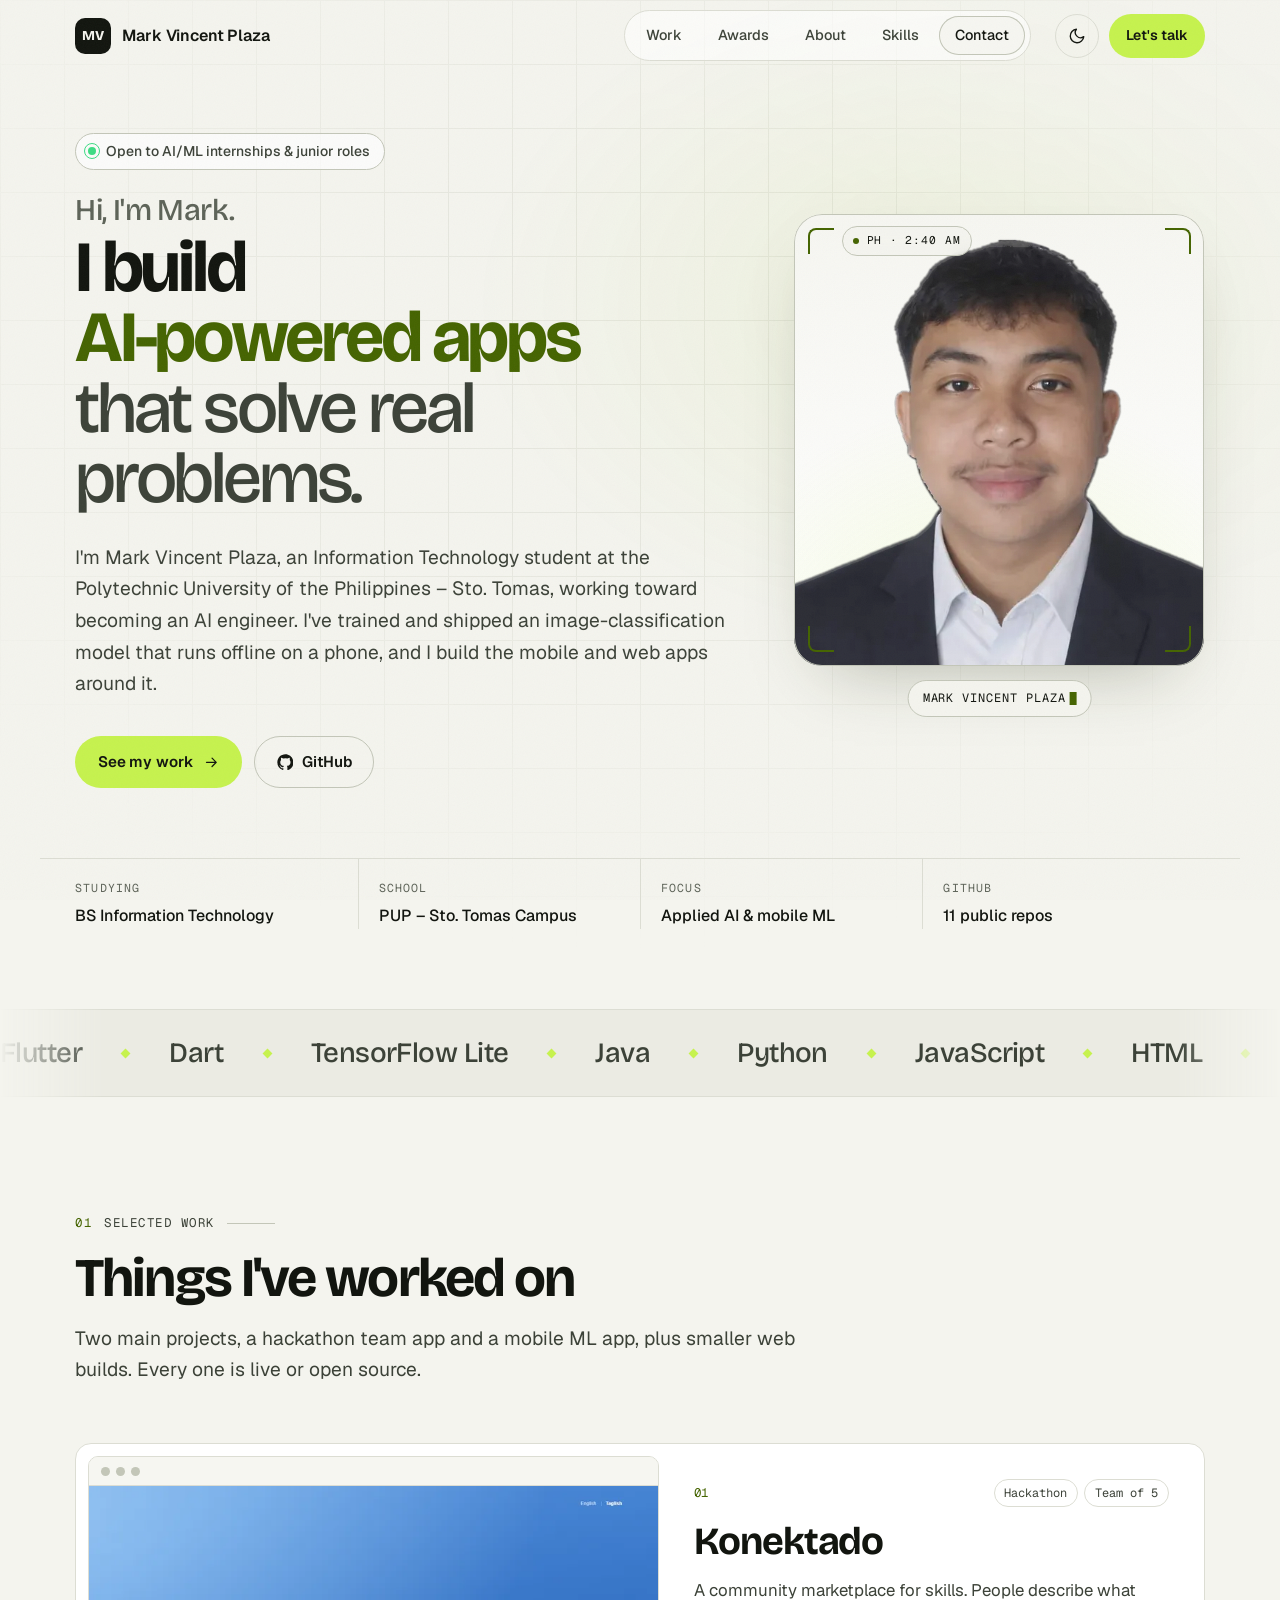
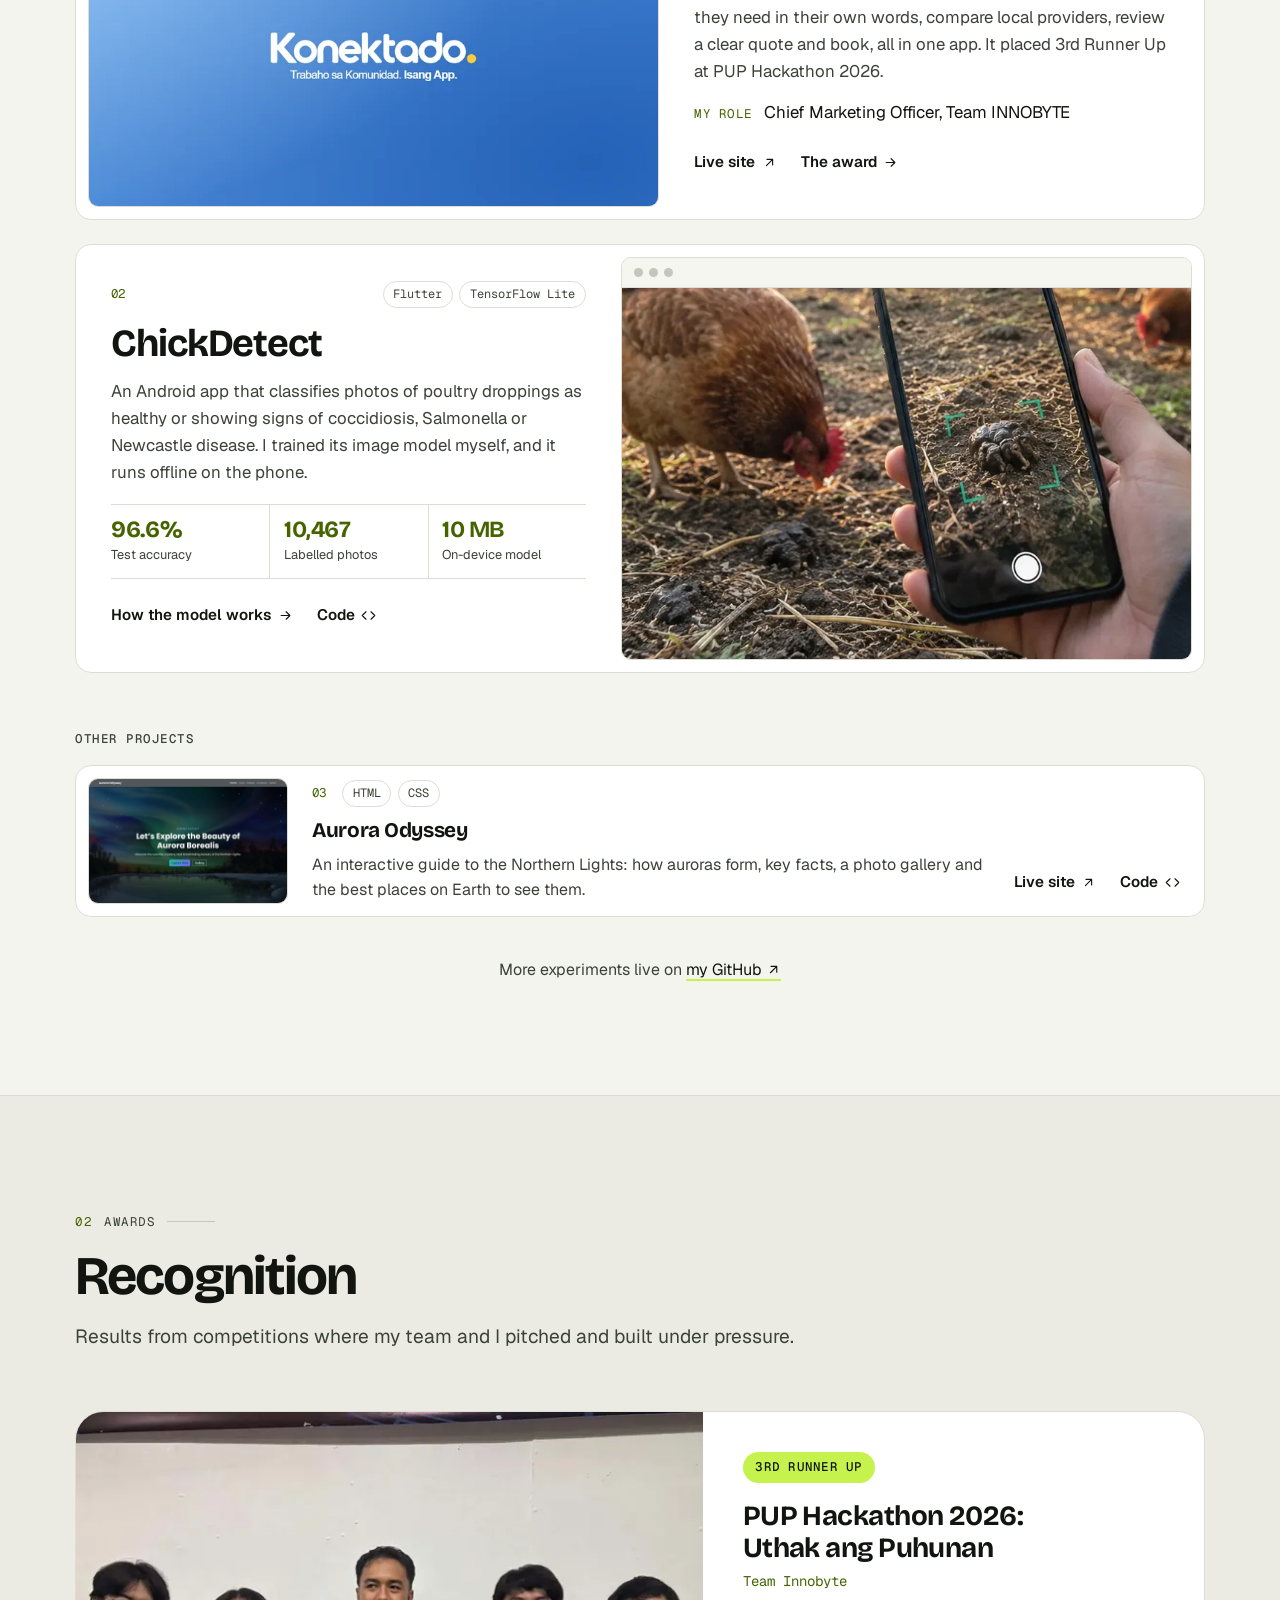
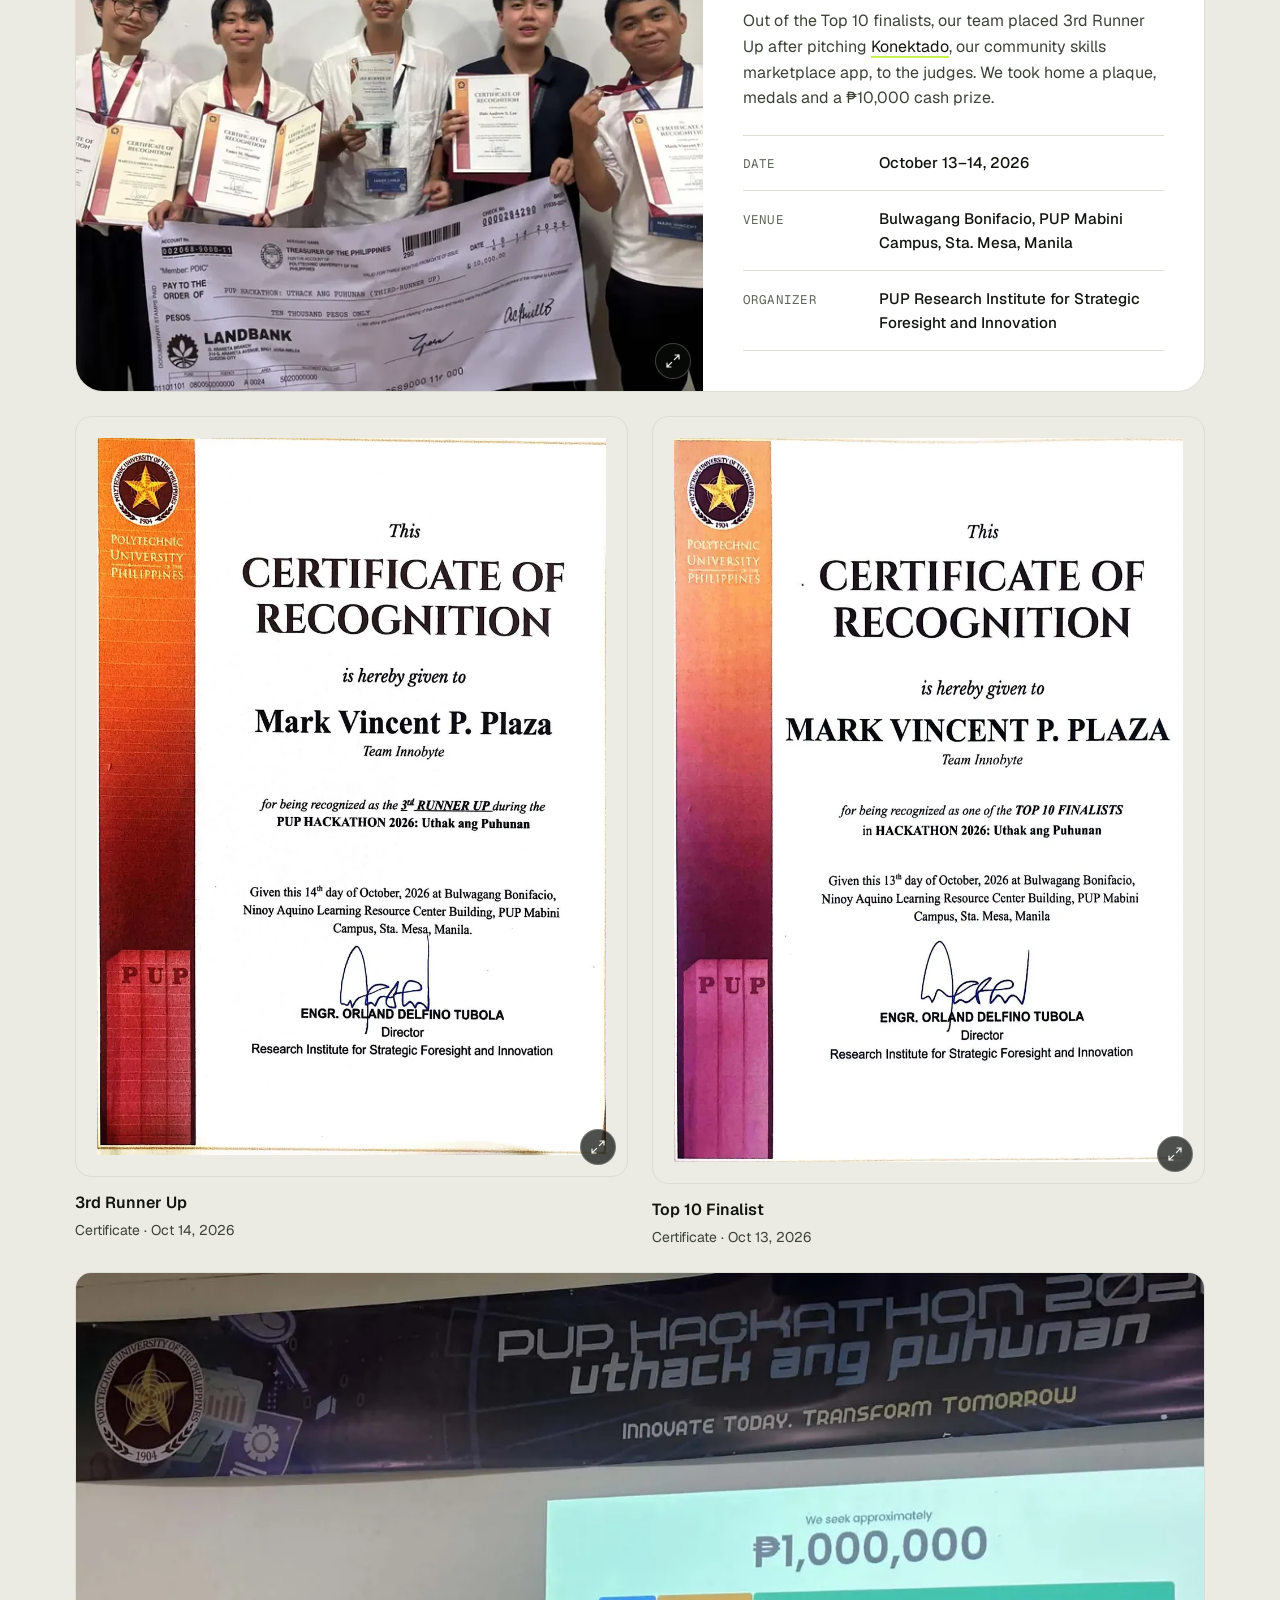
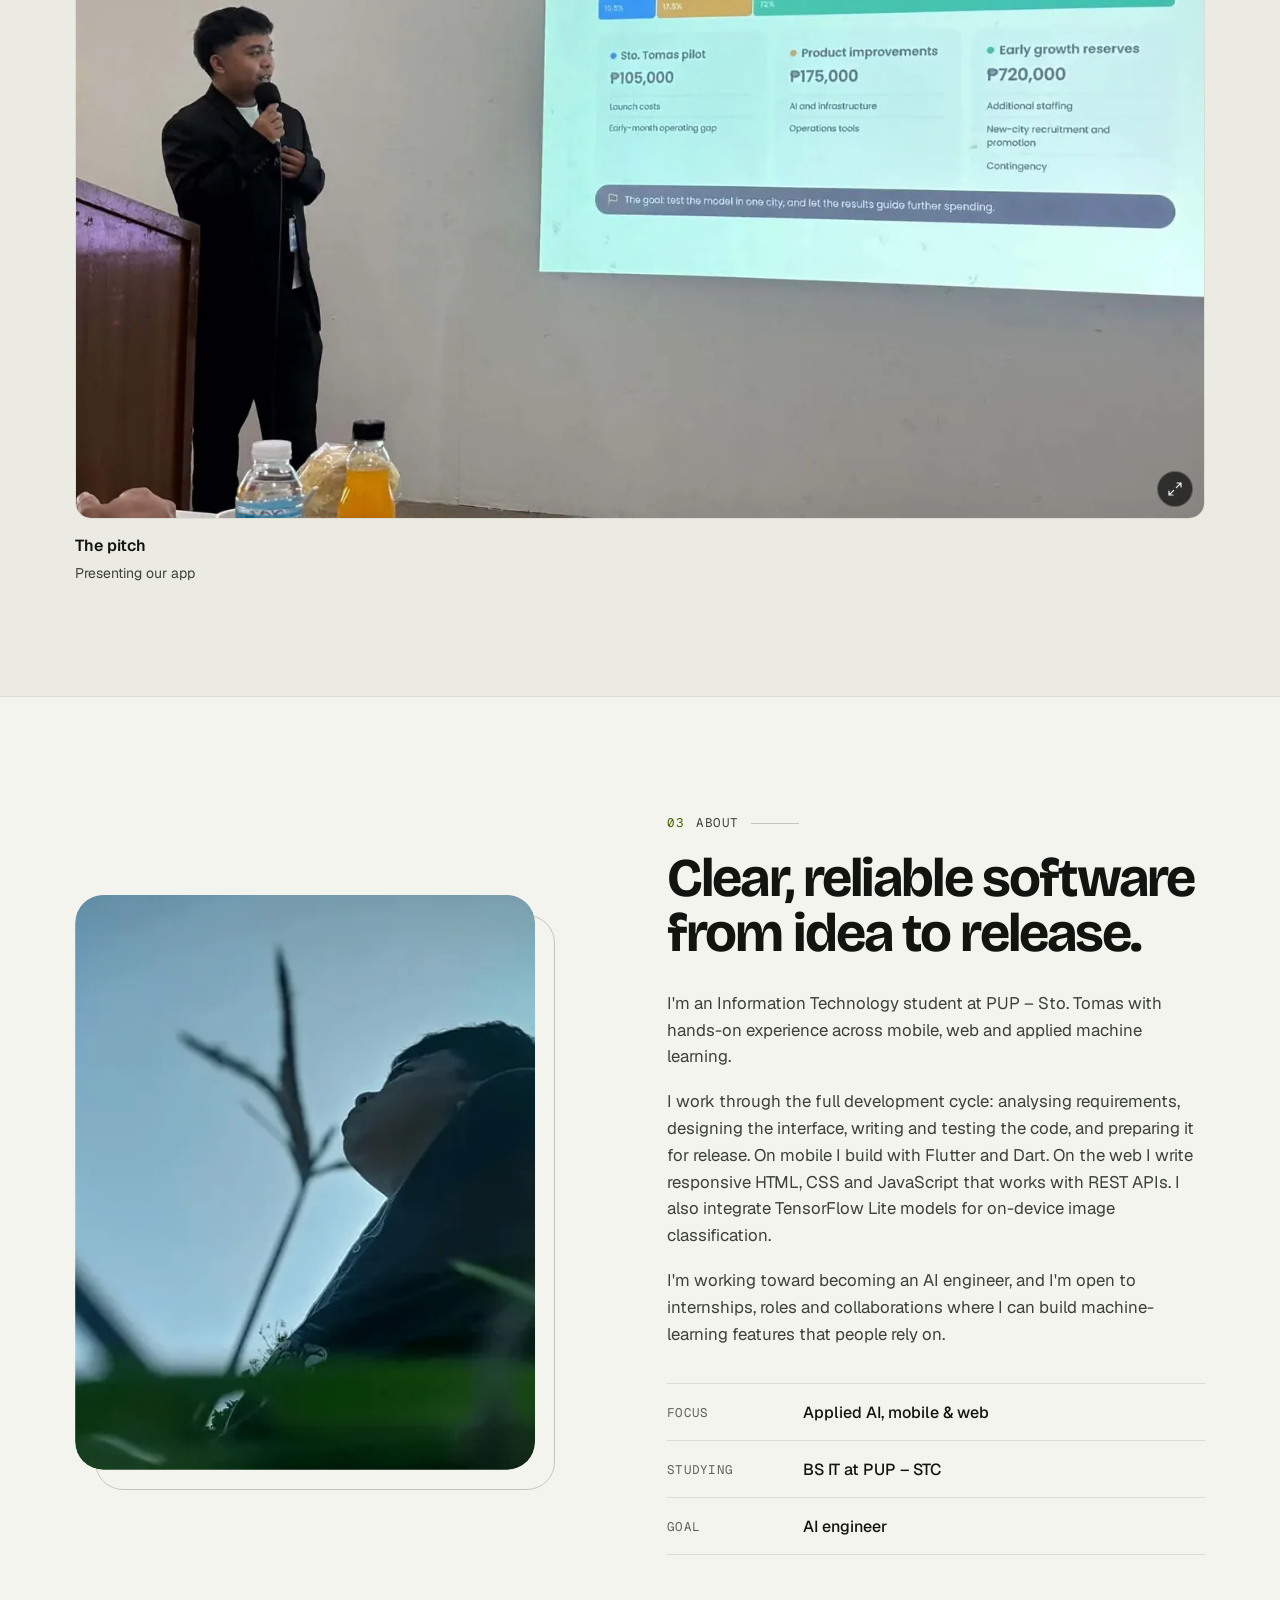
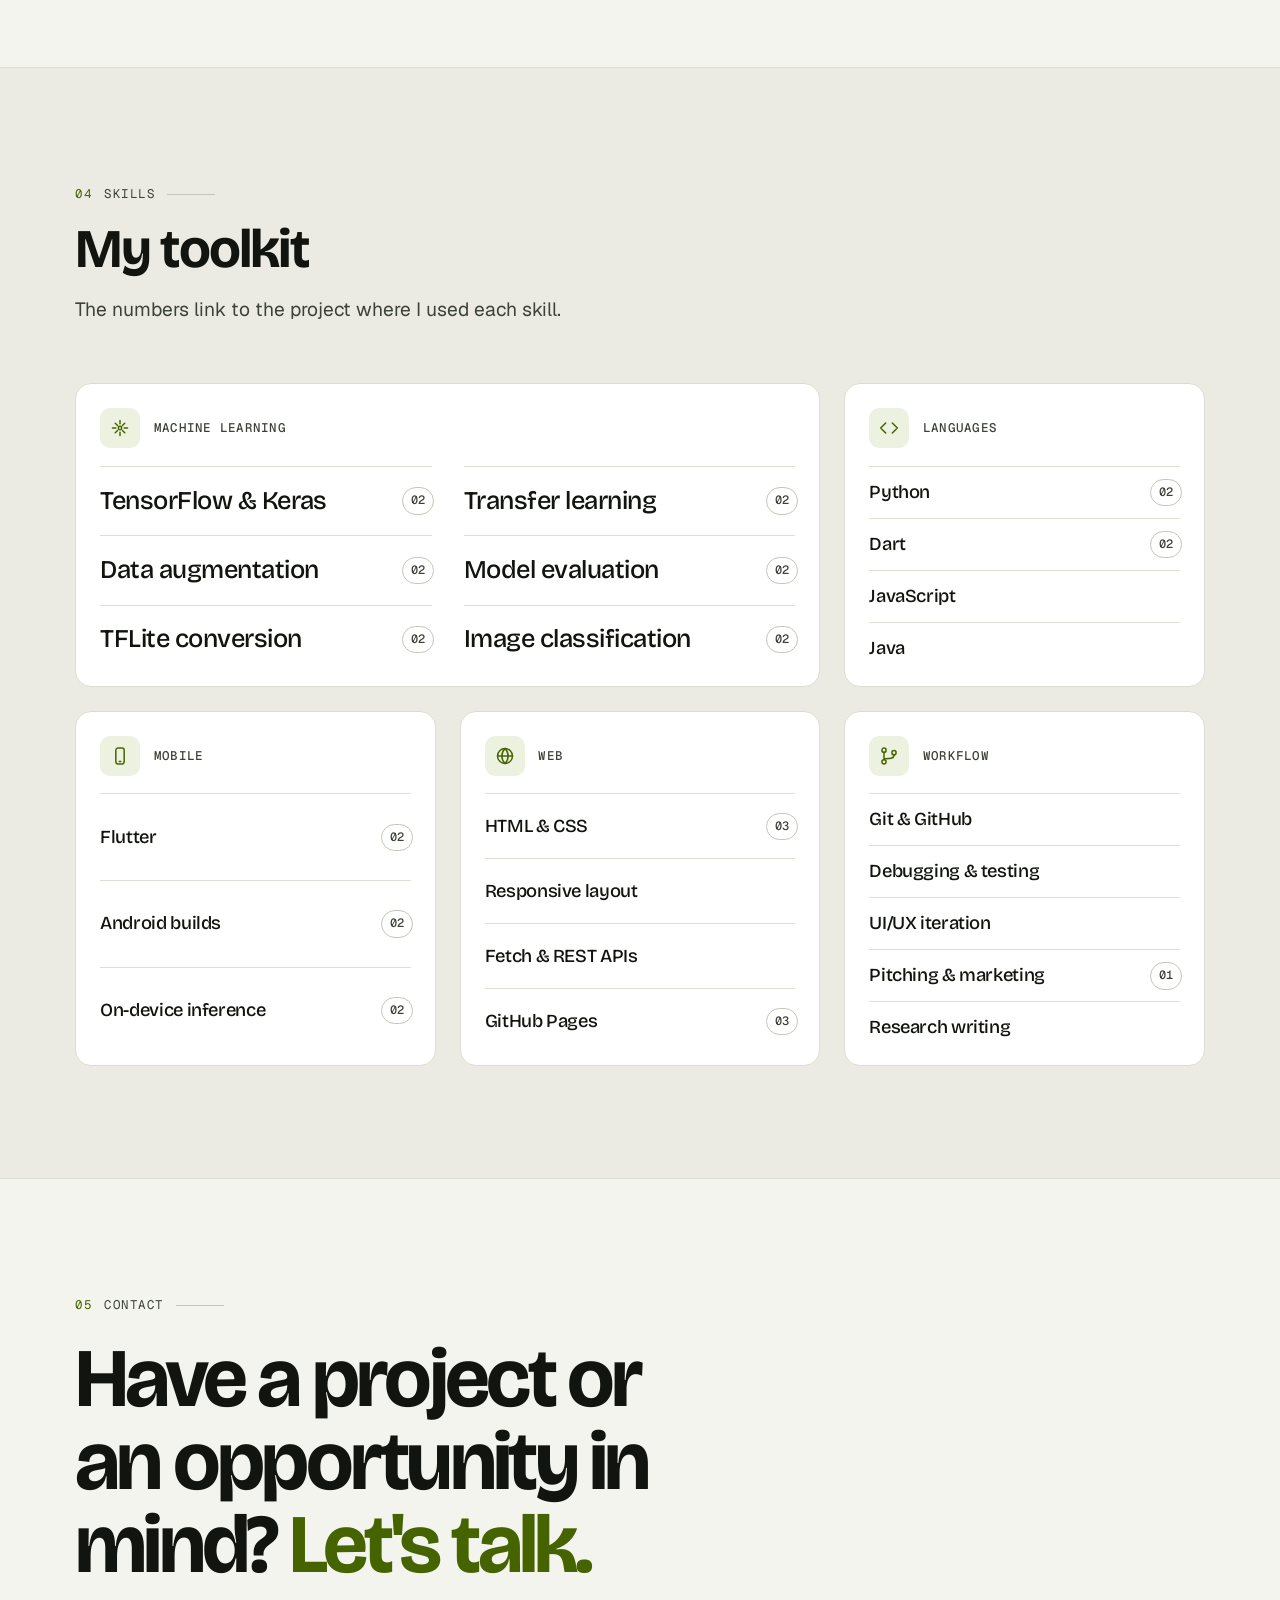
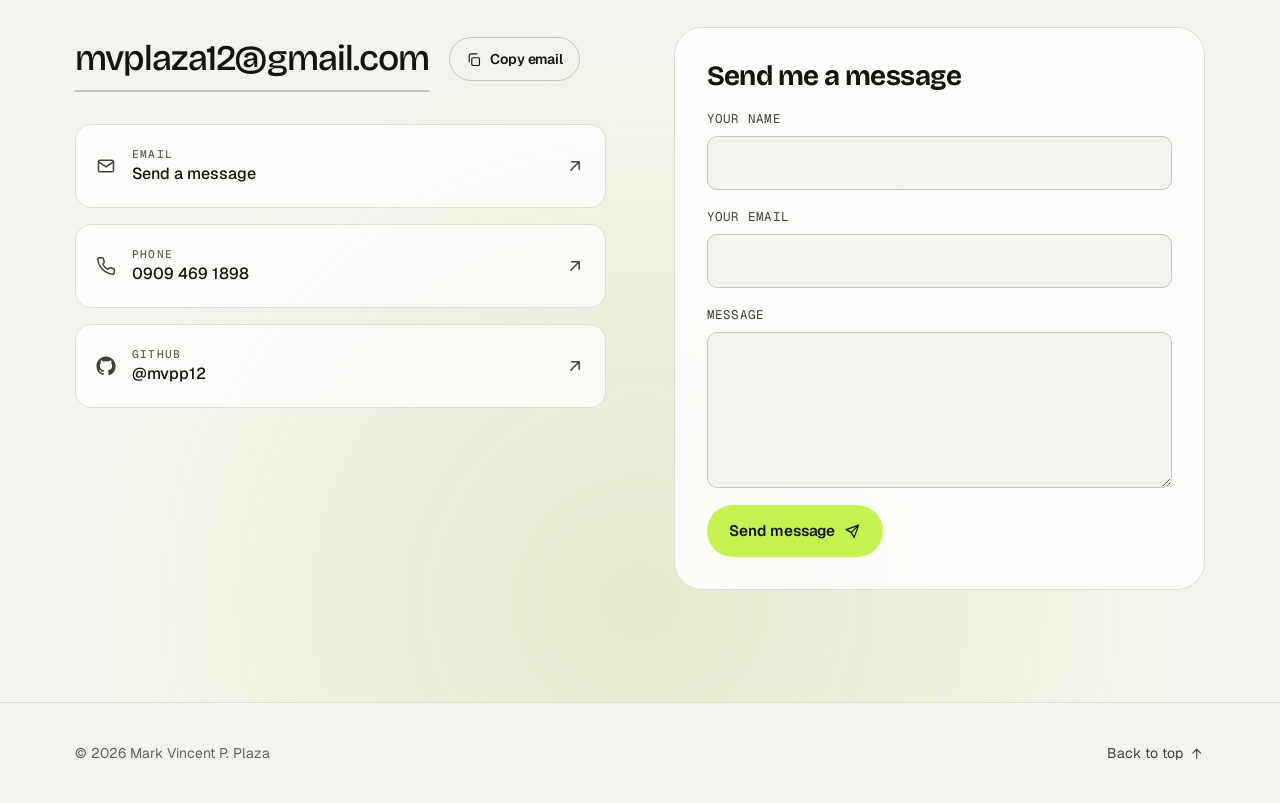
<file: index.html>
<!DOCTYPE html>
<html lang="en" data-theme="dark">
<head>
    <meta charset="UTF-8">
    <meta name="viewport" content="width=device-width, initial-scale=1.0">
    <title>Mark Vincent Plaza — Aspiring AI Engineer</title>
    <meta name="description" content="Mark Vincent P. Plaza is an IT student at PUP Sto. Tomas working toward AI engineering. He trains on-device machine-learning models and builds the mobile and web apps around them.">
    <meta name="theme-color" content="#0c0e0c">
    <link rel="icon" href="assets/favicon.svg" type="image/svg+xml">

    <meta property="og:type" content="website">
    <meta property="og:url" content="https://mvpp12.github.io/">
    <meta property="og:title" content="Mark Vincent Plaza — Aspiring AI Engineer">
    <meta property="og:description" content="IT student working toward AI engineering: on-device machine learning, plus the mobile and web apps around it.">
    <meta property="og:image" content="https://mvpp12.github.io/assets/img/og.jpg">
    <meta property="og:image:width" content="1200">
    <meta property="og:image:height" content="630">
    <meta property="og:site_name" content="Mark Vincent Plaza">
    <meta name="twitter:card" content="summary_large_image">
    <meta name="twitter:title" content="Mark Vincent Plaza — Aspiring AI Engineer">
    <meta name="twitter:description" content="IT student working toward AI engineering: on-device machine learning, plus the mobile and web apps around it.">
    <meta name="twitter:image" content="https://mvpp12.github.io/assets/img/og.jpg">
    <link rel="canonical" href="https://mvpp12.github.io/">

    <script type="application/ld+json">
    {
        "@context": "https://schema.org",
        "@graph": [
            {
                "@type": "WebSite",
                "@id": "https://mvpp12.github.io/#website",
                "url": "https://mvpp12.github.io/",
                "name": "Mark Vincent Plaza",
                "inLanguage": "en"
            },
            {
                "@type": "Person",
                "@id": "https://mvpp12.github.io/#person",
                "name": "Mark Vincent P. Plaza",
                "alternateName": "Mark Vincent Plaza",
                "url": "https://mvpp12.github.io/",
                "image": "https://mvpp12.github.io/assets/img/og.jpg",
                "jobTitle": "Aspiring AI Engineer",
                "description": "Information Technology student at PUP Sto. Tomas working toward AI engineering, with on-device machine learning and mobile app experience.",
                "affiliation": {
                    "@type": "CollegeOrUniversity",
                    "name": "Polytechnic University of the Philippines – Sto. Tomas Campus"
                },
                "address": { "@type": "PostalAddress", "addressCountry": "PH" },
                "knowsAbout": ["Machine learning", "Transfer learning", "TensorFlow", "Keras", "TensorFlow Lite", "Image classification", "Python", "Flutter", "Dart", "JavaScript", "Android"],
                "award": "3rd Runner Up, PUP Hackathon 2026: Uthak ang Puhunan",
                "sameAs": ["https://github.com/mvpp12"]
            }
        ]
    }
    </script>

    <script>
        // Set the theme before first paint so there is no flash.
        (function () {
            var t = null;
            try { t = localStorage.getItem('theme'); } catch (e) {}
            if (!t) t = window.matchMedia('(prefers-color-scheme: light)').matches ? 'light' : 'dark';
            document.documentElement.setAttribute('data-theme', t);
            document.documentElement.classList.add('js');
        })();
    </script>

    <link rel="preload" href="assets/fonts/geist-latin.woff2" as="font" type="font/woff2" crossorigin>
    <link rel="preload" href="assets/fonts/bricolage-grotesque-latin.woff2" as="font" type="font/woff2" crossorigin>
    <link rel="stylesheet" href="styles.css?v=12">
</head>
<body>

    <svg width="0" height="0" style="position:absolute" aria-hidden="true">
        <defs>
            <symbol id="i-arrow-ur" viewBox="0 0 24 24"><path d="M7 17 17 7M8 7h9v9"/></symbol>
            <symbol id="i-arrow-r" viewBox="0 0 24 24"><path d="M5 12h14M13 6l6 6-6 6"/></symbol>
            <symbol id="i-arrow-up" viewBox="0 0 24 24"><path d="M12 19V5M6 11l6-6 6 6"/></symbol>
            <symbol id="i-mail" viewBox="0 0 24 24"><rect x="3" y="5" width="18" height="14" rx="2"/><path d="m3 7 9 6 9-6"/></symbol>
            <symbol id="i-phone" viewBox="0 0 24 24"><path d="M22 16.9v3a2 2 0 0 1-2.2 2 19.8 19.8 0 0 1-8.6-3.1 19.5 19.5 0 0 1-6-6A19.8 19.8 0 0 1 2.1 4.2 2 2 0 0 1 4.1 2h3a2 2 0 0 1 2 1.7c.1 1 .4 1.9.7 2.8a2 2 0 0 1-.5 2.1L8.1 9.9a16 16 0 0 0 6 6l1.3-1.3a2 2 0 0 1 2.1-.4c.9.3 1.8.6 2.8.7a2 2 0 0 1 1.7 2z"/></symbol>
            <symbol id="i-pin" viewBox="0 0 24 24"><path d="M12 21s-7-6.2-7-11a7 7 0 0 1 14 0c0 4.8-7 11-7 11z"/><circle cx="12" cy="10" r="2.5"/></symbol>
            <symbol id="i-copy" viewBox="0 0 24 24"><rect x="9" y="9" width="12" height="12" rx="2"/><path d="M5 15V5a2 2 0 0 1 2-2h10"/></symbol>
            <symbol id="i-check" viewBox="0 0 24 24"><path d="m5 12 5 5 9-10"/></symbol>
            <symbol id="i-sun" viewBox="0 0 24 24"><circle cx="12" cy="12" r="4"/><path d="M12 2v2M12 20v2M4.9 4.9l1.4 1.4M17.7 17.7l1.4 1.4M2 12h2M20 12h2M4.9 19.1l1.4-1.4M17.7 6.3l1.4-1.4"/></symbol>
            <symbol id="i-moon" viewBox="0 0 24 24"><path d="M21 12.8A9 9 0 1 1 11.2 3a7 7 0 0 0 9.8 9.8z"/></symbol>
            <symbol id="i-code" viewBox="0 0 24 24"><path d="m8 6-6 6 6 6M16 6l6 6-6 6"/></symbol>
            <symbol id="i-github" viewBox="0 0 24 24"><path fill="currentColor" stroke="none" d="M12 .5C5.65.5.5 5.65.5 12a11.5 11.5 0 0 0 7.86 10.92c.58.1.79-.25.79-.56v-2c-3.2.7-3.87-1.37-3.87-1.37-.52-1.33-1.28-1.69-1.28-1.69-1.04-.71.08-.7.08-.7 1.15.08 1.76 1.19 1.76 1.19 1.03 1.76 2.69 1.25 3.35.96.1-.75.4-1.25.73-1.54-2.55-.29-5.24-1.28-5.24-5.68 0-1.26.45-2.28 1.19-3.09-.12-.29-.52-1.46.11-3.05 0 0 .97-.31 3.17 1.18a11 11 0 0 1 5.77 0c2.2-1.49 3.17-1.18 3.17-1.18.63 1.59.23 2.76.11 3.05.74.81 1.19 1.83 1.19 3.09 0 4.41-2.69 5.39-5.25 5.67.41.36.78 1.06.78 2.14v3.17c0 .31.21.67.8.56A11.5 11.5 0 0 0 23.5 12C23.5 5.65 18.35.5 12 .5Z"/></symbol>
            <symbol id="i-expand" viewBox="0 0 24 24"><path d="M15 3h6v6M9 21H3v-6M21 3l-7 7M3 21l7-7"/></symbol>
            <symbol id="i-close" viewBox="0 0 24 24"><path d="M6 6l12 12M18 6 6 18"/></symbol>
            <symbol id="i-chev-l" viewBox="0 0 24 24"><path d="m15 6-6 6 6 6"/></symbol>
            <symbol id="i-chev-r" viewBox="0 0 24 24"><path d="m9 6 6 6-6 6"/></symbol>
            <symbol id="i-device" viewBox="0 0 24 24"><rect x="7" y="2.5" width="10" height="19" rx="2.5"/><path d="M11 18.5h2"/></symbol>
            <symbol id="i-globe" viewBox="0 0 24 24"><circle cx="12" cy="12" r="9"/><path d="M3 12h18M12 3c2.5 2.6 3.8 5.6 3.8 9s-1.300 6.400-3.800 9c-2.500-2.600-3.800-5.600-3.800-9S9.500 5.600 12 3z"/></symbol>
            <symbol id="i-branch" viewBox="0 0 24 24"><circle cx="6" cy="5" r="2.500"/><circle cx="6" cy="19" r="2.500"/><circle cx="18" cy="8" r="2.500"/><path d="M6 7.500v9M18 10.500c0 3.500-3 4.500-6 4.500s-6 .500-6 1.500"/></symbol>
            <symbol id="i-spark" viewBox="0 0 24 24"><path d="M12 3v4M12 17v4M3 12h4M17 12h4M6.3 6.3l2.8 2.8M14.9 14.9l2.8 2.8M6.3 17.7l2.8-2.8M14.9 9.1l2.8-2.8"/><circle cx="12" cy="12" r="2"/></symbol>
            <symbol id="i-send" viewBox="0 0 24 24"><path d="M21 3 10.5 13.5M21 3l-6.5 18-4-7.5L3 9.5z"/></symbol>
        </defs>
    </svg>

    <a class="skip-link" href="#main">Skip to content</a>
    <div class="scroll-progress" aria-hidden="true"></div>

    <header class="nav" id="nav">
        <div class="nav__inner">
            <a class="brand" href="#top" title="Back to top">
                <span class="brand__mark">MV</span>
                <span class="brand__name">Mark Vincent Plaza</span>
            </a>

            <nav class="nav__links" aria-label="Primary">
                <a href="#work" data-nav>Work</a>
                <a href="#awards" data-nav>Awards</a>
                <a href="#about" data-nav>About</a>
                <a href="#skills" data-nav>Skills</a>
                <a href="#contact" data-nav>Contact</a>
            </nav>

            <div class="nav__actions">
                <button class="icon-btn" id="theme-toggle" type="button" aria-label="Switch to light theme">
                    <svg class="ic ic--sun"><use href="#i-sun"/></svg>
                    <svg class="ic ic--moon"><use href="#i-moon"/></svg>
                </button>
                <a class="btn btn--small btn--accent nav__cta" href="#contact">Let's talk</a>
                <button class="icon-btn menu-btn" id="menu-btn" type="button" aria-label="Open menu" aria-expanded="false" aria-controls="mobile-menu">
                    <span class="menu-btn__bar"></span>
                    <span class="menu-btn__bar"></span>
                </button>
            </div>
        </div>
    </header>

    <div class="mobile-menu" id="mobile-menu" hidden>
        <nav aria-label="Mobile">
            <a href="#work"><span>01</span>Work</a>
            <a href="#awards"><span>02</span>Awards</a>
            <a href="#about"><span>03</span>About</a>
            <a href="#skills"><span>04</span>Skills</a>
            <a href="#contact"><span>05</span>Contact</a>
        </nav>
        <a class="mobile-menu__mail" href="mailto:mvplaza12@gmail.com">mvplaza12@gmail.com</a>
    </div>

    <main id="main">

        <!-- HERO -->
        <section class="hero" id="top">
            <div class="container hero__grid">
                <div class="hero__copy">
                    <p class="status reveal">
                        <span class="status__dot" aria-hidden="true"></span>
                        Open to AI/ML internships &amp; junior roles
                    </p>

                    <h1 class="hero__title reveal">
                        <span class="hero__hello">Hi, I'm Mark.</span>
                        I build
                        <span class="rotator">
                            <span class="rotator__word is-active">AI-powered apps</span>
                            <span class="rotator__word" aria-hidden="true">on-device&nbsp;ML</span>
                            <span class="rotator__word" aria-hidden="true">mobile apps</span>
                        </span>
                        <span class="hero__tail">that solve real problems.</span>
                    </h1>

                    <p class="hero__lead reveal">
                        I'm Mark Vincent Plaza, an Information Technology student at the Polytechnic University of the
                        Philippines – Sto. Tomas, working toward becoming an AI engineer. I've trained and shipped an
                        image-classification model that runs offline on a phone, and I build the mobile and web apps around it.
                    </p>

                    <div class="hero__ctas reveal">
                        <a class="btn btn--accent" href="#work">
                            See my work
                            <svg class="ic"><use href="#i-arrow-r"/></svg>
                        </a>
                        <a class="btn btn--ghost" href="https://github.com/mvpp12" target="_blank" rel="noopener">
                            <svg class="ic"><use href="#i-github"/></svg>
                            GitHub
                        </a>
                    </div>
                </div>

                <figure class="stage" id="stage">
                    <div class="viewfinder">
                        <div class="viewfinder__reveal">
                            <img src="assets/img/portrait-cutout.webp" srcset="assets/img/portrait-cutout-600.webp 600w, assets/img/portrait-cutout.webp 900w"
                                 sizes="(max-width: 900px) 320px, 460px" width="900" height="979"
                                 alt="Portrait of Mark Vincent Plaza in a dark suit" fetchpriority="high">
                        </div>
                        <span class="viewfinder__scan" aria-hidden="true"></span>
                        <span class="viewfinder__hud" aria-hidden="true"><i></i>PH · <time id="local-time">--:--</time></span>
                    </div>
                    <span class="bracket bracket--tl" aria-hidden="true"></span>
                    <span class="bracket bracket--tr" aria-hidden="true"></span>
                    <span class="bracket bracket--bl" aria-hidden="true"></span>
                    <span class="bracket bracket--br" aria-hidden="true"></span>
                    <figcaption class="viewfinder__label">
                        <span class="viewfinder__name">Mark Vincent Plaza</span><i aria-hidden="true"></i>
                    </figcaption>
                </figure>
            </div>

            <dl class="container hero__facts reveal">
                <div><dt>Studying</dt><dd>BS Information Technology</dd></div>
                <div><dt>School</dt><dd>PUP – Sto. Tomas Campus</dd></div>
                <div><dt>Focus</dt><dd>Applied AI &amp; mobile ML</dd></div>
                <div><dt>GitHub</dt><dd id="gh-stat">11 public repos</dd></div>
            </dl>
        </section>

        <!-- MARQUEE -->
        <div class="marquee" role="region" aria-label="Technologies I work with">
            <div class="marquee__track">
                <ul>
                    <li>Flutter</li><li>Dart</li><li>TensorFlow Lite</li><li>Java</li><li>Python</li>
                    <li>JavaScript</li><li>HTML</li><li>CSS</li><li>REST APIs</li><li>Git</li><li>Android</li>
                </ul>
                <ul aria-hidden="true">
                    <li>Flutter</li><li>Dart</li><li>TensorFlow Lite</li><li>Java</li><li>Python</li>
                    <li>JavaScript</li><li>HTML</li><li>CSS</li><li>REST APIs</li><li>Git</li><li>Android</li>
                </ul>
            </div>
        </div>

        <!-- WORK -->
        <section class="section" id="work">
            <div class="container">
                <header class="section__head reveal">
                    <p class="eyebrow"><span>01</span> Selected work</p>
                    <h2 class="section__title">Things I've worked on</h2>
                    <p class="section__sub">Two main projects, a hackathon team app and a mobile ML app, plus smaller web builds. Every one is live or open source.</p>
                </header>

                <div class="projects">
                    <article class="project project--feature reveal spotlight" id="p-konektado">
                        <a class="project__media" href="https://www.konektado.app/" target="_blank" rel="noopener" tabindex="-1" aria-hidden="true">
                            <span class="browser-bar"><i></i><i></i><i></i></span>
                            <img src="assets/img/konektado.webp" srcset="assets/img/konektado-800.webp 800w, assets/img/konektado.webp 1200w"
                                 sizes="(max-width: 640px) 100vw, 640px" width="1200" height="750" loading="lazy" alt="">
                        </a>
                        <div class="project__body">
                            <div class="project__top">
                                <span class="project__num">01</span>
                                <ul class="tags tags--quiet"><li>Hackathon</li><li>Team of 5</li></ul>
                            </div>
                            <h3 class="project__title">Konektado</h3>
                            <p>A community marketplace for skills. People describe what they need in their own words, compare local
                               providers, review a clear quote and book, all in one app. It placed 3rd Runner Up at PUP Hackathon 2026.</p>
                            <p class="project__role"><span>My role</span> Chief Marketing Officer, Team INNOBYTE</p>
                            <div class="project__links">
                                <a href="https://www.konektado.app/" target="_blank" rel="noopener">Live site <svg class="ic"><use href="#i-arrow-ur"/></svg></a>
                                <a href="#awards">The award <svg class="ic"><use href="#i-arrow-r"/></svg></a>
                            </div>
                        </div>
                    </article>

                    <article class="project project--feature project--flip reveal spotlight" id="p-chickdetect">
                        <a class="project__media" href="https://github.com/mvpp12/ChickDetect" target="_blank" rel="noopener" tabindex="-1" aria-hidden="true">
                            <span class="browser-bar"><i></i><i></i><i></i></span>
                            <img src="assets/img/chickdetect.webp" srcset="assets/img/chickdetect-800.webp 800w, assets/img/chickdetect.webp 1200w"
                                 sizes="(max-width: 640px) 100vw, 640px" width="1200" height="750" loading="lazy" alt="">
                        </a>
                        <div class="project__body">
                            <div class="project__top">
                                <span class="project__num">02</span>
                                <ul class="tags tags--quiet"><li>Flutter</li><li>TensorFlow Lite</li></ul>
                            </div>
                            <h3 class="project__title">ChickDetect</h3>
                            <p>An Android app that classifies photos of poultry droppings as healthy or showing signs of coccidiosis, Salmonella or Newcastle disease. I trained its image model myself, and it runs offline on the phone.</p>
                            <ul class="project__stats">
                                <li><b>96.6%</b><span>Test accuracy</span></li>
                                <li><b>10,467</b><span>Labelled photos</span></li>
                                <li><b>10&nbsp;MB</b><span>On-device model</span></li>
                            </ul>
                            <div class="project__links">
                                <a href="chickdetect.html">How the model works <svg class="ic"><use href="#i-arrow-r"/></svg></a>
                                <a href="https://github.com/mvpp12/ChickDetect" target="_blank" rel="noopener">Code <svg class="ic"><use href="#i-code"/></svg></a>
                            </div>
                        </div>
                    </article>
                </div>

                <div class="others">
                    <h3 class="others__title reveal">Other projects</h3>
                    <article class="other reveal spotlight" id="p-aurora">
                        <a class="other__media" href="https://mvpp12.github.io/Northern-Lights.github.io/" target="_blank" rel="noopener" tabindex="-1" aria-hidden="true">
                            <img src="assets/img/aurora-800.webp" width="800" height="500" loading="lazy" alt="">
                        </a>
                        <div class="other__body">
                            <div class="project__top">
                                <span class="project__num">03</span>
                                <ul class="tags tags--quiet"><li>HTML</li><li>CSS</li></ul>
                            </div>
                            <h4 class="other__name">Aurora Odyssey</h4>
                            <p>An interactive guide to the Northern Lights: how auroras form, key facts, a photo gallery and the best places on Earth to see them.</p>
                        </div>
                        <div class="project__links other__links">
                            <a href="https://mvpp12.github.io/Northern-Lights.github.io/" target="_blank" rel="noopener">Live site <svg class="ic"><use href="#i-arrow-ur"/></svg></a>
                            <a href="https://github.com/mvpp12/Northern-Lights.github.io" target="_blank" rel="noopener">Code <svg class="ic"><use href="#i-code"/></svg></a>
                        </div>
                    </article>
                </div>

                <p class="more reveal">
                    More experiments live on
                    <a class="inline-link" href="https://github.com/mvpp12?tab=repositories" target="_blank" rel="noopener">my GitHub <svg class="ic"><use href="#i-arrow-ur"/></svg></a>
                </p>
            </div>
        </section>

        <!-- AWARDS -->
        <section class="section section--alt" id="awards">
            <div class="container">
                <header class="section__head reveal">
                    <p class="eyebrow"><span>02</span> Awards</p>
                    <h2 class="section__title">Recognition</h2>
                    <p class="section__sub">Results from competitions where my team and I pitched and built under pressure.</p>
                </header>

                <article class="award reveal spotlight">
                    <a class="award__media zoom" href="assets/img/hackathon-team-full.webp" target="_blank" rel="noopener"
                       data-zoom data-caption="Team Innobyte, 3rd Runner Up at PUP Hackathon 2026" aria-label="Enlarge photo: Team Innobyte with their awards">
                        <img src="assets/img/hackathon-team.webp" srcset="assets/img/hackathon-team-800.webp 800w, assets/img/hackathon-team.webp 1600w"
                             sizes="(max-width: 900px) 100vw, 640px" width="1600" height="1199" loading="lazy"
                             alt="Team Innobyte on stage holding their certificates, plaque and prize check at PUP Hackathon 2026">
                        <span class="zoom__hint" aria-hidden="true"><svg class="ic"><use href="#i-expand"/></svg></span>
                    </a>
                    <div class="award__body">
                        <span class="award__badge">3rd Runner Up</span>
                        <h3 class="award__title">PUP Hackathon 2026: Uthak ang Puhunan</h3>
                        <p class="award__team">Team Innobyte</p>
                        <p>
                            Out of the Top 10 finalists, our team placed 3rd Runner Up after pitching
                            <a class="inline-link" href="https://www.konektado.app/" target="_blank" rel="noopener">Konektado</a>,
                            our community skills marketplace app, to the judges. We took home a plaque, medals and a &#8369;10,000 cash prize.
                        </p>
                        <ul class="now award__facts">
                            <li><span class="now__k">Date</span><span class="now__v">October 13&ndash;14, 2026</span></li>
                            <li><span class="now__k">Venue</span><span class="now__v">Bulwagang Bonifacio, PUP Mabini Campus, Sta. Mesa, Manila</span></li>
                            <li><span class="now__k">Organizer</span><span class="now__v">PUP Research Institute for Strategic Foresight and Innovation</span></li>
                        </ul>
                    </div>
                </article>

                <div class="award-shots">
                    <figure class="award-shot award-shot--paper reveal">
                        <a class="zoom" href="assets/img/hackathon-cert-3rd-full.webp" target="_blank" rel="noopener"
                           data-zoom data-caption="3rd Runner Up certificate, October 14, 2026" aria-label="Enlarge the 3rd Runner Up certificate">
                            <img src="assets/img/hackathon-cert-3rd.webp" width="900" height="1267" loading="lazy"
                                 alt="Certificate of Recognition naming Mark Vincent P. Plaza 3rd Runner Up of PUP Hackathon 2026">
                            <span class="zoom__hint" aria-hidden="true"><svg class="ic"><use href="#i-expand"/></svg></span>
                        </a>
                        <figcaption><b>3rd Runner Up</b> Certificate &middot; Oct 14, 2026</figcaption>
                    </figure>
                    <figure class="award-shot award-shot--paper reveal">
                        <a class="zoom" href="assets/img/hackathon-cert-top10-full.webp" target="_blank" rel="noopener"
                           data-zoom data-caption="Top 10 Finalist certificate, October 13, 2026" aria-label="Enlarge the Top 10 Finalist certificate">
                            <img src="assets/img/hackathon-cert-top10.webp" width="900" height="1279" loading="lazy"
                                 alt="Certificate of Recognition naming Mark Vincent P. Plaza one of the Top 10 Finalists of Hackathon 2026">
                            <span class="zoom__hint" aria-hidden="true"><svg class="ic"><use href="#i-expand"/></svg></span>
                        </a>
                        <figcaption><b>Top 10 Finalist</b> Certificate &middot; Oct 13, 2026</figcaption>
                    </figure>
                    <figure class="award-shot award-shot--wide reveal">
                        <a class="zoom" href="assets/img/hackathon-pitch-full.webp" target="_blank" rel="noopener"
                           data-zoom data-caption="The pitch: presenting our app" aria-label="Enlarge photo: the pitch">
                            <img src="assets/img/hackathon-pitch.webp" srcset="assets/img/hackathon-pitch-800.webp 800w, assets/img/hackathon-pitch.webp 1400w"
                                 sizes="(max-width: 1240px) 100vw, 1130px" width="1400" height="1049" loading="lazy"
                                 alt="Mark presenting the team's app on stage at PUP Hackathon 2026">
                            <span class="zoom__hint" aria-hidden="true"><svg class="ic"><use href="#i-expand"/></svg></span>
                        </a>
                        <figcaption><b>The pitch</b> Presenting our app</figcaption>
                    </figure>
                </div>
            </div>
        </section>

        <!-- ABOUT -->
        <section class="section" id="about">
            <div class="container about">
                <div class="about__media reveal">
                    <figure class="photo">
                        <img src="assets/img/outdoors.webp" srcset="assets/img/outdoors-800.webp 800w, assets/img/outdoors.webp 1400w"
                             sizes="(max-width: 900px) 400px, 520px" width="1400" height="1050" loading="lazy"
                             alt="Mark looking up at the sky from a grassy field, shot from a low angle">
                    </figure>
                </div>

                <div class="about__copy">
                    <header class="section__head reveal">
                        <p class="eyebrow"><span>03</span> About</p>
                        <h2 class="section__title">Clear, reliable software from idea to release.</h2>
                    </header>
                    <div class="prose reveal">
                        <p>
                            I'm an Information Technology student at PUP – Sto. Tomas with hands-on experience across
                            mobile, web and applied machine learning.
                        </p>
                        <p>
                            I work through the full development cycle: analysing requirements, designing the interface,
                            writing and testing the code, and preparing it for release. On mobile I build with Flutter and
                            Dart. On the web I write responsive HTML, CSS and JavaScript that works with REST APIs. I also
                            integrate TensorFlow Lite models for on-device image classification.
                        </p>
                        <p>
                            I'm working toward becoming an AI engineer, and I'm open to internships, roles and collaborations
                            where I can build machine-learning features that people rely on.
                        </p>
                    </div>

                    <ul class="now reveal">
                        <li>
                            <span class="now__k">Focus</span>
                            <span class="now__v">Applied AI, mobile &amp; web</span>
                        </li>
                        <li>
                            <span class="now__k">Studying</span>
                            <span class="now__v">BS IT at PUP – STC</span>
                        </li>
                        <li>
                            <span class="now__k">Goal</span>
                            <span class="now__v">AI engineer</span>
                        </li>
                    </ul>
                </div>
            </div>
        </section>

        <!-- SKILLS -->
        <section class="section section--alt" id="skills">
            <div class="container">
                <header class="section__head reveal">
                    <p class="eyebrow"><span>04</span> Skills</p>
                    <h2 class="section__title">My toolkit</h2>
                    <p class="section__sub">The numbers link to the project where I used each skill.</p>
                </header>

                <div class="skills">
                    <div class="skill skill--wide reveal spotlight">
                        <div class="skill__head">
                            <span class="skill__icon" aria-hidden="true"><svg class="ic"><use href="#i-spark"/></svg></span>
                            <h3>Machine learning</h3>
                        </div>
                        <ul>
                            <li><span>TensorFlow &amp; Keras</span><span class="skill__used"><a href="chickdetect.html#model" title="ChickDetect model" aria-label="ChickDetect model case study"><span>02</span></a></span></li>
                            <li><span>Transfer learning</span><span class="skill__used"><a href="chickdetect.html#model" title="ChickDetect model" aria-label="ChickDetect model case study"><span>02</span></a></span></li>
                            <li><span>Data augmentation</span><span class="skill__used"><a href="chickdetect.html#model" title="ChickDetect model" aria-label="ChickDetect model case study"><span>02</span></a></span></li>
                            <li><span>Model evaluation</span><span class="skill__used"><a href="chickdetect.html#model" title="ChickDetect model" aria-label="ChickDetect model case study"><span>02</span></a></span></li>
                            <li><span>TFLite conversion</span><span class="skill__used"><a href="chickdetect.html#model" title="ChickDetect model" aria-label="ChickDetect model case study"><span>02</span></a></span></li>
                            <li><span>Image classification</span><span class="skill__used"><a href="chickdetect.html#model" title="ChickDetect model" aria-label="ChickDetect model case study"><span>02</span></a></span></li>
                        </ul>
                    </div>
                    <div class="skill reveal spotlight">
                        <div class="skill__head">
                            <span class="skill__icon" aria-hidden="true"><svg class="ic"><use href="#i-code"/></svg></span>
                            <h3>Languages</h3>
                        </div>
                        <ul>
                            <li><span>Python</span><span class="skill__used"><a href="chickdetect.html#model" title="ChickDetect model" aria-label="ChickDetect model case study"><span>02</span></a></span></li>
                            <li><span>Dart</span><span class="skill__used"><a href="#p-chickdetect" title="ChickDetect" aria-label="Project 02: ChickDetect"><span>02</span></a></span></li>
                            <li><span>JavaScript</span></li>
                            <li><span>Java</span></li>
                        </ul>
                    </div>
                    <div class="skill reveal spotlight">
                        <div class="skill__head">
                            <span class="skill__icon" aria-hidden="true"><svg class="ic"><use href="#i-device"/></svg></span>
                            <h3>Mobile</h3>
                        </div>
                        <ul>
                            <li><span>Flutter</span><span class="skill__used"><a href="#p-chickdetect" title="ChickDetect" aria-label="Project 02: ChickDetect"><span>02</span></a></span></li>
                            <li><span>Android builds</span><span class="skill__used"><a href="#p-chickdetect" title="ChickDetect" aria-label="Project 02: ChickDetect"><span>02</span></a></span></li>
                            <li><span>On-device inference</span><span class="skill__used"><a href="#p-chickdetect" title="ChickDetect" aria-label="Project 02: ChickDetect"><span>02</span></a></span></li>
                        </ul>
                    </div>
                    <div class="skill reveal spotlight">
                        <div class="skill__head">
                            <span class="skill__icon" aria-hidden="true"><svg class="ic"><use href="#i-globe"/></svg></span>
                            <h3>Web</h3>
                        </div>
                        <ul>
                            <li><span>HTML &amp; CSS</span><span class="skill__used"><a href="#p-aurora" title="Aurora Odyssey" aria-label="Project 03: Aurora Odyssey"><span>03</span></a></span></li>
                            <li><span>Responsive layout</span></li>
                            <li><span>Fetch &amp; REST APIs</span></li>
                            <li><span>GitHub Pages</span><span class="skill__used"><a href="#p-aurora" title="Aurora Odyssey" aria-label="Project 03: Aurora Odyssey"><span>03</span></a></span></li>
                        </ul>
                    </div>
                    <div class="skill reveal spotlight">
                        <div class="skill__head">
                            <span class="skill__icon" aria-hidden="true"><svg class="ic"><use href="#i-branch"/></svg></span>
                            <h3>Workflow</h3>
                        </div>
                        <ul>
                            <li><span>Git &amp; GitHub</span></li>
                            <li><span>Debugging &amp; testing</span></li>
                            <li><span>UI/UX iteration</span></li>
                            <li><span>Pitching &amp; marketing</span><span class="skill__used"><a href="#p-konektado" title="Konektado" aria-label="Project 01: Konektado"><span>01</span></a></span></li>
                            <li><span>Research writing</span></li>
                        </ul>
                    </div>
                </div>
            </div>
        </section>

        <!-- CONTACT -->
        <section class="section contact" id="contact">
            <div class="container">
                <p class="eyebrow reveal"><span>05</span> Contact</p>
                <h2 class="contact__title reveal">Have a project or an opportunity in mind? <em>Let's talk.</em></h2>

                <div class="contact__grid">
                    <div class="contact__direct">
                        <div class="contact__mail reveal">
                            <a class="contact__email" href="mailto:mvplaza12@gmail.com">mvplaza12@gmail.com</a>
                            <button class="btn btn--ghost btn--small copy-btn" type="button" data-copy="mvplaza12@gmail.com">
                                <svg class="ic ic--copy"><use href="#i-copy"/></svg>
                                <svg class="ic ic--check"><use href="#i-check"/></svg>
                                <span class="copy-btn__label" aria-live="polite">Copy email</span>
                            </button>
                        </div>

                        <ul class="contact__list reveal">
                            <li>
                                <a href="mailto:mvplaza12@gmail.com">
                                    <svg class="ic"><use href="#i-mail"/></svg>
                                    <span><small>Email</small>Send a message</span>
                                    <svg class="ic contact__arrow"><use href="#i-arrow-ur"/></svg>
                                </a>
                            </li>
                            <li>
                                <a href="tel:+639094691898">
                                    <svg class="ic"><use href="#i-phone"/></svg>
                                    <span><small>Phone</small>0909 469 1898</span>
                                    <svg class="ic contact__arrow"><use href="#i-arrow-ur"/></svg>
                                </a>
                            </li>
                            <li>
                                <a href="https://github.com/mvpp12" target="_blank" rel="noopener">
                                    <svg class="ic"><use href="#i-github"/></svg>
                                    <span><small>GitHub</small>@mvpp12</span>
                                    <svg class="ic contact__arrow"><use href="#i-arrow-ur"/></svg>
                                </a>
                            </li>
                        </ul>
                    </div>

                    <form class="contact-form reveal" id="contact-form" method="POST"
                          action="https://formsubmit.co/mvplaza12@gmail.com"
                          data-endpoint="https://formsubmit.co/ajax/mvplaza12@gmail.com">
                        <h3 class="contact-form__title">Send me a message</h3>
                        <div class="field">
                            <label for="cf-name">Your name</label>
                            <input id="cf-name" name="name" type="text" autocomplete="name" required maxlength="80">
                        </div>
                        <div class="field">
                            <label for="cf-email">Your email</label>
                            <input id="cf-email" name="email" type="email" autocomplete="email" required maxlength="120" spellcheck="false">
                        </div>
                        <div class="field">
                            <label for="cf-message">Message</label>
                            <textarea id="cf-message" name="message" rows="5" required maxlength="3000"></textarea>
                        </div>
                        <div class="field field--trap" aria-hidden="true">
                            <label for="cf-company">Leave this empty</label>
                            <input id="cf-company" name="_honey" type="text" tabindex="-1" autocomplete="off">
                        </div>
                        <input type="hidden" name="_subject" value="New message from your portfolio">
                        <input type="hidden" name="_captcha" value="false">
                        <div class="contact-form__foot">
                            <button class="btn btn--accent" type="submit">
                                <span>Send message</span>
                                <svg class="ic"><use href="#i-send"/></svg>
                            </button>
                            <p class="contact-form__status" role="status" aria-live="polite"></p>
                        </div>
                    </form>
                </div>
            </div>
        </section>
    </main>

    <footer class="footer">
        <div class="container footer__inner">
            <p>© <span id="year">2026</span> Mark Vincent P. Plaza</p>
            <a class="footer__top" href="#top">
                Back to top
                <svg class="ic"><use href="#i-arrow-up"/></svg>
            </a>
        </div>
    </footer>

    <dialog class="lightbox" id="lightbox" aria-label="Photo viewer">
        <figure class="lightbox__figure">
            <img class="lightbox__img" alt="">
            <figcaption class="lightbox__cap"><span class="lightbox__text"></span><span class="lightbox__count"></span></figcaption>
        </figure>
        <button class="icon-btn lightbox__btn lightbox__close" type="button" aria-label="Close viewer">
            <svg class="ic"><use href="#i-close"/></svg>
        </button>
        <button class="icon-btn lightbox__btn lightbox__prev" type="button" aria-label="Previous photo">
            <svg class="ic"><use href="#i-chev-l"/></svg>
        </button>
        <button class="icon-btn lightbox__btn lightbox__next" type="button" aria-label="Next photo">
            <svg class="ic"><use href="#i-chev-r"/></svg>
        </button>
    </dialog>

    <script src="script.js?v=3"></script>
</body>
</html>
</file>
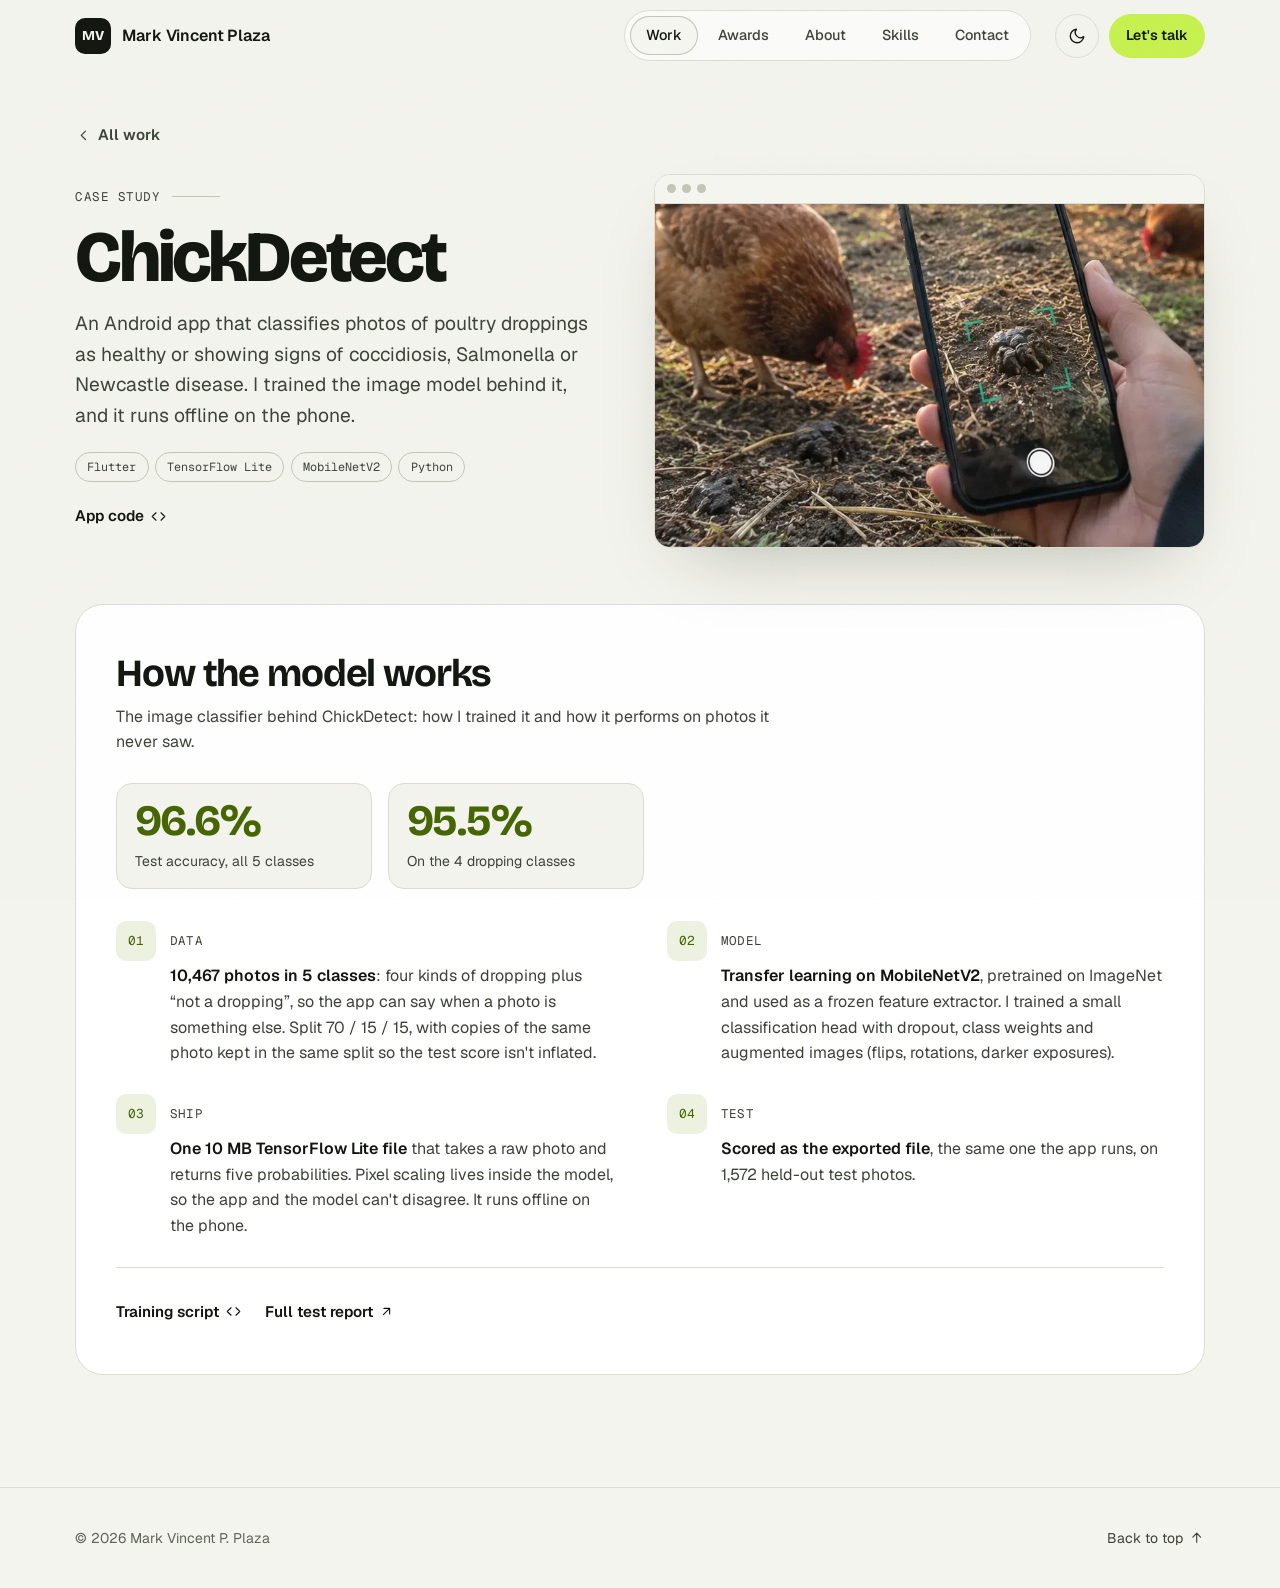
<file: chickdetect.html>
<!DOCTYPE html>
<html lang="en" data-theme="dark">
<head>
    <meta charset="UTF-8">
    <meta name="viewport" content="width=device-width, initial-scale=1.0">
    <title>ChickDetect case study — Mark Vincent Plaza</title>
    <meta name="description" content="How Mark Vincent Plaza trained ChickDetect's on-device image classifier: 10,467 photos, MobileNetV2 transfer learning, a 10 MB TensorFlow Lite model and 96.6% test accuracy.">
    <meta name="theme-color" content="#0c0e0c">
    <link rel="icon" href="assets/favicon.svg" type="image/svg+xml">

    <meta property="og:type" content="article">
    <meta property="og:url" content="https://mvpp12.github.io/chickdetect.html">
    <meta property="og:title" content="ChickDetect case study — Mark Vincent Plaza">
    <meta property="og:description" content="An on-device image classifier for poultry health: MobileNetV2 transfer learning, a 10 MB TFLite model and 96.6% test accuracy.">
    <meta property="og:image" content="https://mvpp12.github.io/assets/img/chickdetect.webp">
    <meta property="og:site_name" content="Mark Vincent Plaza">
    <meta name="twitter:card" content="summary_large_image">
    <link rel="canonical" href="https://mvpp12.github.io/chickdetect.html">

    <script>
        // Set the theme before first paint so there is no flash.
        (function () {
            var t = null;
            try { t = localStorage.getItem('theme'); } catch (e) {}
            if (!t) t = window.matchMedia('(prefers-color-scheme: light)').matches ? 'light' : 'dark';
            document.documentElement.setAttribute('data-theme', t);
            document.documentElement.classList.add('js');
        })();
    </script>

    <link rel="preload" href="assets/fonts/geist-latin.woff2" as="font" type="font/woff2" crossorigin>
    <link rel="preload" href="assets/fonts/bricolage-grotesque-latin.woff2" as="font" type="font/woff2" crossorigin>
    <link rel="stylesheet" href="styles.css?v=12">
</head>
<body>

    <svg width="0" height="0" style="position:absolute" aria-hidden="true">
        <defs>
            <symbol id="i-arrow-ur" viewBox="0 0 24 24"><path d="M7 17 17 7M8 7h9v9"/></symbol>
            <symbol id="i-arrow-r" viewBox="0 0 24 24"><path d="M5 12h14M13 6l6 6-6 6"/></symbol>
            <symbol id="i-arrow-up" viewBox="0 0 24 24"><path d="M12 19V5M6 11l6-6 6 6"/></symbol>
            <symbol id="i-mail" viewBox="0 0 24 24"><rect x="3" y="5" width="18" height="14" rx="2"/><path d="m3 7 9 6 9-6"/></symbol>
            <symbol id="i-phone" viewBox="0 0 24 24"><path d="M22 16.9v3a2 2 0 0 1-2.2 2 19.8 19.8 0 0 1-8.6-3.1 19.5 19.5 0 0 1-6-6A19.8 19.8 0 0 1 2.1 4.2 2 2 0 0 1 4.1 2h3a2 2 0 0 1 2 1.7c.1 1 .4 1.9.7 2.8a2 2 0 0 1-.5 2.1L8.1 9.9a16 16 0 0 0 6 6l1.3-1.3a2 2 0 0 1 2.1-.4c.9.3 1.8.6 2.8.7a2 2 0 0 1 1.7 2z"/></symbol>
            <symbol id="i-pin" viewBox="0 0 24 24"><path d="M12 21s-7-6.2-7-11a7 7 0 0 1 14 0c0 4.8-7 11-7 11z"/><circle cx="12" cy="10" r="2.5"/></symbol>
            <symbol id="i-copy" viewBox="0 0 24 24"><rect x="9" y="9" width="12" height="12" rx="2"/><path d="M5 15V5a2 2 0 0 1 2-2h10"/></symbol>
            <symbol id="i-check" viewBox="0 0 24 24"><path d="m5 12 5 5 9-10"/></symbol>
            <symbol id="i-sun" viewBox="0 0 24 24"><circle cx="12" cy="12" r="4"/><path d="M12 2v2M12 20v2M4.9 4.9l1.4 1.4M17.7 17.7l1.4 1.4M2 12h2M20 12h2M4.9 19.1l1.4-1.4M17.7 6.3l1.4-1.4"/></symbol>
            <symbol id="i-moon" viewBox="0 0 24 24"><path d="M21 12.8A9 9 0 1 1 11.2 3a7 7 0 0 0 9.8 9.8z"/></symbol>
            <symbol id="i-code" viewBox="0 0 24 24"><path d="m8 6-6 6 6 6M16 6l6 6-6 6"/></symbol>
            <symbol id="i-github" viewBox="0 0 24 24"><path fill="currentColor" stroke="none" d="M12 .5C5.65.5.5 5.65.5 12a11.5 11.5 0 0 0 7.86 10.92c.58.1.79-.25.79-.56v-2c-3.2.7-3.87-1.37-3.87-1.37-.52-1.33-1.28-1.69-1.28-1.69-1.04-.71.08-.7.08-.7 1.15.08 1.76 1.19 1.76 1.19 1.03 1.76 2.69 1.25 3.35.96.1-.75.4-1.25.73-1.54-2.55-.29-5.24-1.28-5.24-5.68 0-1.26.45-2.28 1.19-3.09-.12-.29-.52-1.46.11-3.05 0 0 .97-.31 3.17 1.18a11 11 0 0 1 5.77 0c2.2-1.49 3.17-1.18 3.17-1.18.63 1.59.23 2.76.11 3.05.74.81 1.19 1.83 1.19 3.09 0 4.41-2.69 5.39-5.25 5.67.41.36.78 1.06.78 2.14v3.17c0 .31.21.67.8.56A11.5 11.5 0 0 0 23.5 12C23.5 5.65 18.35.5 12 .5Z"/></symbol>
            <symbol id="i-expand" viewBox="0 0 24 24"><path d="M15 3h6v6M9 21H3v-6M21 3l-7 7M3 21l7-7"/></symbol>
            <symbol id="i-close" viewBox="0 0 24 24"><path d="M6 6l12 12M18 6 6 18"/></symbol>
            <symbol id="i-chev-l" viewBox="0 0 24 24"><path d="m15 6-6 6 6 6"/></symbol>
            <symbol id="i-chev-r" viewBox="0 0 24 24"><path d="m9 6 6 6-6 6"/></symbol>
            <symbol id="i-device" viewBox="0 0 24 24"><rect x="7" y="2.5" width="10" height="19" rx="2.5"/><path d="M11 18.5h2"/></symbol>
            <symbol id="i-globe" viewBox="0 0 24 24"><circle cx="12" cy="12" r="9"/><path d="M3 12h18M12 3c2.5 2.6 3.8 5.6 3.8 9s-1.300 6.400-3.800 9c-2.500-2.600-3.800-5.600-3.800-9S9.500 5.600 12 3z"/></symbol>
            <symbol id="i-branch" viewBox="0 0 24 24"><circle cx="6" cy="5" r="2.500"/><circle cx="6" cy="19" r="2.500"/><circle cx="18" cy="8" r="2.500"/><path d="M6 7.500v9M18 10.500c0 3.500-3 4.500-6 4.500s-6 .500-6 1.500"/></symbol>
            <symbol id="i-spark" viewBox="0 0 24 24"><path d="M12 3v4M12 17v4M3 12h4M17 12h4M6.3 6.3l2.8 2.8M14.9 14.9l2.8 2.8M6.3 17.7l2.8-2.8M14.9 9.1l2.8-2.8"/><circle cx="12" cy="12" r="2"/></symbol>
            <symbol id="i-send" viewBox="0 0 24 24"><path d="M21 3 10.5 13.5M21 3l-6.5 18-4-7.5L3 9.5z"/></symbol>
        </defs>
    </svg>

    <a class="skip-link" href="#main">Skip to content</a>
    <div class="scroll-progress" aria-hidden="true"></div>

    <header class="nav" id="nav">
        <div class="nav__inner">
            <a class="brand" href="index.html" title="Back to the portfolio">
                <span class="brand__mark">MV</span>
                <span class="brand__name">Mark Vincent Plaza</span>
            </a>

            <nav class="nav__links" aria-label="Primary">
                <a href="index.html#work" class="is-active" aria-current="true">Work</a>
                <a href="index.html#awards">Awards</a>
                <a href="index.html#about">About</a>
                <a href="index.html#skills">Skills</a>
                <a href="index.html#contact">Contact</a>
            </nav>

            <div class="nav__actions">
                <button class="icon-btn" id="theme-toggle" type="button" aria-label="Switch to light theme">
                    <svg class="ic ic--sun"><use href="#i-sun"/></svg>
                    <svg class="ic ic--moon"><use href="#i-moon"/></svg>
                </button>
                <a class="btn btn--small btn--accent nav__cta" href="index.html#contact">Let's talk</a>
                <button class="icon-btn menu-btn" id="menu-btn" type="button" aria-label="Open menu" aria-expanded="false" aria-controls="mobile-menu">
                    <span class="menu-btn__bar"></span>
                    <span class="menu-btn__bar"></span>
                </button>
            </div>
        </div>
    </header>

    <div class="mobile-menu" id="mobile-menu" hidden>
        <nav aria-label="Mobile">
            <a href="index.html#work"><span>01</span>Work</a>
            <a href="index.html#awards"><span>02</span>Awards</a>
            <a href="index.html#about"><span>03</span>About</a>
            <a href="index.html#skills"><span>04</span>Skills</a>
            <a href="index.html#contact"><span>05</span>Contact</a>
        </nav>
        <a class="mobile-menu__mail" href="mailto:mvplaza12@gmail.com">mvplaza12@gmail.com</a>
    </div>

    <main id="main">
        <section class="section case">
            <div class="container">
                <a class="case__back" href="index.html#p-chickdetect">
                    <svg class="ic"><use href="#i-chev-l"/></svg>
                    All work
                </a>

                <div class="case__intro">
                    <div class="case__copy">
                        <p class="eyebrow">Case study</p>
                        <h1 class="case__title">ChickDetect</h1>
                        <p class="case__lead">An Android app that classifies photos of poultry droppings as healthy or showing signs of
                            coccidiosis, Salmonella or Newcastle disease. I trained the image model behind it, and it runs offline on the phone.</p>
                        <ul class="tags"><li>Flutter</li><li>TensorFlow Lite</li><li>MobileNetV2</li><li>Python</li></ul>
                        <div class="project__links">
                            <a href="https://github.com/mvpp12/ChickDetect" target="_blank" rel="noopener">App code <svg class="ic"><use href="#i-code"/></svg></a>
                        </div>
                    </div>
                    <figure class="case__media">
                        <span class="browser-bar"><i></i><i></i><i></i></span>
                        <img src="assets/img/chickdetect.webp" srcset="assets/img/chickdetect-800.webp 800w, assets/img/chickdetect.webp 1200w"
                             sizes="(max-width: 900px) 100vw, 560px" width="1200" height="750" fetchpriority="high"
                             alt="A hand holding a phone running ChickDetect over a chicken dropping, with a chicken in the background">
                    </figure>
                </div>

            <article class="model reveal" id="model" aria-labelledby="model-title">
                <header class="model__head">
                    <h3 class="model__title" id="model-title">How the model works</h3>
                    <p class="model__sub">The image classifier behind ChickDetect: how I trained it and how it performs on photos it never saw.</p>
                </header>

                <div class="model__stats">
                    <div><b>96.6%</b><span>Test accuracy, all 5 classes</span></div>
                    <div><b>95.5%</b><span>On the 4 dropping classes</span></div>
                </div>

                <ol class="model__steps">
                    <li>
                        <span class="model__step">Data</span>
                        <p><b>10,467 photos in 5 classes</b>: four kinds of dropping plus &ldquo;not a dropping&rdquo;, so the app can say when a photo is something else. Split 70 / 15 / 15, with copies of the same photo kept in the same split so the test score isn't inflated.</p>
                    </li>
                    <li>
                        <span class="model__step">Model</span>
                        <p><b>Transfer learning on MobileNetV2</b>, pretrained on ImageNet and used as a frozen feature extractor. I trained a small classification head with dropout, class weights and augmented images (flips, rotations, darker exposures).</p>
                    </li>
                    <li>
                        <span class="model__step">Ship</span>
                        <p><b>One 10&nbsp;MB TensorFlow Lite file</b> that takes a raw photo and returns five probabilities. Pixel scaling lives inside the model, so the app and the model can't disagree. It runs offline on the phone.</p>
                    </li>
                    <li>
                        <span class="model__step">Test</span>
                        <p><b>Scored as the exported file</b>, the same one the app runs, on 1,572 held-out test photos.</p>
                    </li>
                </ol>

                <div class="model__foot">
                    <div class="project__links">
                        <a href="https://github.com/mvpp12/ChickDetect/blob/main/training/train_model.py" target="_blank" rel="noopener">Training script <svg class="ic"><use href="#i-code"/></svg></a>
                        <a href="https://github.com/mvpp12/ChickDetect/blob/main/training/report.txt" target="_blank" rel="noopener">Full test report <svg class="ic"><use href="#i-arrow-ur"/></svg></a>
                    </div>
                </div>
            </article>
            </div>
        </section>
    </main>

    <footer class="footer">
        <div class="container footer__inner">
            <p>© <span id="year">2026</span> Mark Vincent P. Plaza</p>
            <a class="footer__top" href="#main">
                Back to top
                <svg class="ic"><use href="#i-arrow-up"/></svg>
            </a>
        </div>
    </footer>

    <script src="script.js?v=3"></script>
</body>
</html>
</file>
<file: styles.css>
/* =========================================================
   Mark Vincent Plaza — portfolio
   Tokens first, then layout, then components.
   ========================================================= */

/* Fonts are served from this site (variable files, latin + latin-ext) */
@font-face {
    font-family: "Bricolage Grotesque";
    font-style: normal;
    font-weight: 500 800;
    font-display: swap;
    src: url("assets/fonts/bricolage-grotesque-latin-ext.woff2") format("woff2");
    unicode-range: U+0100-02BA, U+02BD-02C5, U+02C7-02CC, U+02CE-02D7, U+02DD-02FF, U+0304, U+0308, U+0329, U+1D00-1DBF, U+1E00-1E9F, U+1EF2-1EFF, U+2020, U+20A0-20AB, U+20AD-20C4, U+2113, U+2C60-2C7F, U+A720-A7FF;
}
@font-face {
    font-family: "Bricolage Grotesque";
    font-style: normal;
    font-weight: 500 800;
    font-display: swap;
    src: url("assets/fonts/bricolage-grotesque-latin.woff2") format("woff2");
    unicode-range: U+0000-00FF, U+0131, U+0152-0153, U+02BB-02BC, U+02C6, U+02DA, U+02DC, U+0304, U+0308, U+0329, U+2000-206F, U+20AC, U+2122, U+2191, U+2193, U+2212, U+2215, U+FEFF, U+FFFD;
}
@font-face {
    font-family: "Geist";
    font-style: normal;
    font-weight: 400 600;
    font-display: swap;
    src: url("assets/fonts/geist-latin-ext.woff2") format("woff2");
    unicode-range: U+0100-02BA, U+02BD-02C5, U+02C7-02CC, U+02CE-02D7, U+02DD-02FF, U+0304, U+0308, U+0329, U+1D00-1DBF, U+1E00-1E9F, U+1EF2-1EFF, U+2020, U+20A0-20AB, U+20AD-20C4, U+2113, U+2C60-2C7F, U+A720-A7FF;
}
@font-face {
    font-family: "Geist";
    font-style: normal;
    font-weight: 400 600;
    font-display: swap;
    src: url("assets/fonts/geist-latin.woff2") format("woff2");
    unicode-range: U+0000-00FF, U+0131, U+0152-0153, U+02BB-02BC, U+02C6, U+02DA, U+02DC, U+0304, U+0308, U+0329, U+2000-206F, U+20AC, U+2122, U+2191, U+2193, U+2212, U+2215, U+FEFF, U+FFFD;
}
@font-face {
    font-family: "Geist Mono";
    font-style: normal;
    font-weight: 400 500;
    font-display: swap;
    src: url("assets/fonts/geist-mono-latin-ext.woff2") format("woff2");
    unicode-range: U+0100-02BA, U+02BD-02C5, U+02C7-02CC, U+02CE-02D7, U+02DD-02FF, U+0304, U+0308, U+0329, U+1D00-1DBF, U+1E00-1E9F, U+1EF2-1EFF, U+2020, U+20A0-20AB, U+20AD-20C4, U+2113, U+2C60-2C7F, U+A720-A7FF;
}
@font-face {
    font-family: "Geist Mono";
    font-style: normal;
    font-weight: 400 500;
    font-display: swap;
    src: url("assets/fonts/geist-mono-latin.woff2") format("woff2");
    unicode-range: U+0000-00FF, U+0131, U+0152-0153, U+02BB-02BC, U+02C6, U+02DA, U+02DC, U+0304, U+0308, U+0329, U+2000-206F, U+20AC, U+2122, U+2191, U+2193, U+2212, U+2215, U+FEFF, U+FFFD;
}

:root {
    /* Type */
    --font-display: "Bricolage Grotesque", ui-sans-serif, system-ui, sans-serif;
    --font-body: "Geist", ui-sans-serif, system-ui, -apple-system, "Segoe UI", sans-serif;
    --font-mono: "Geist Mono", ui-monospace, "SFMono-Regular", Consolas, monospace;

    --fs-display: clamp(2.5rem, 1.3rem + 4vw, 4.6rem);
    --fs-h2: clamp(2rem, 1.3rem + 2.8vw, 3.4rem);
    --fs-h3: clamp(1.35rem, 1.1rem + 0.8vw, 1.75rem);
    --fs-lead: clamp(1.05rem, 0.98rem + 0.3vw, 1.2rem);
    --fs-body: 1rem;
    --fs-small: 0.875rem;
    --fs-mono: 0.78rem;

    /* Space */
    --gutter: clamp(1rem, 0.6rem + 2vw, 2.5rem);
    --section-y: clamp(4.5rem, 3rem + 5vw, 7.5rem);
    --max: 1200px;

    /* Radius — varies by role */
    --r-xs: 6px;      /* small controls */
    --r-sm: 10px;     /* thumbnails, rows */
    --r-md: 16px;     /* cards */
    --r-lg: 28px;     /* hero media, feature */
    --r-pill: 999px;

    --ease: cubic-bezier(0.22, 1, 0.36, 1);
    --nav-h: 72px;
}

/* Dark is the default theme */
:root,
[data-theme="dark"] {
    color-scheme: dark;
    --bg: #0b0d0b;
    --bg-alt: #101310;
    --surface: #151915;
    --surface-2: #1c211c;
    --line: #262b25;
    --line-strong: #394036;
    --text: #eef0ea;
    --text-2: #b6bcb1;
    --muted: #8c9388;
    --accent: #c6f24e;
    --accent-ink: #0b0d0b;
    --accent-text: #c6f24e;
    --accent-soft: rgba(198, 242, 78, 0.12);
    --glow: rgba(198, 242, 78, 0.10);
    --shadow-lg: 0 30px 80px -30px rgba(0, 0, 0, 0.7);
    --nav-bg: rgba(11, 13, 11, 0.72);
    --img-dim: 0.92;
    --danger: #ff9d8f;
}

[data-theme="light"] {
    color-scheme: light;
    --bg: #f4f4ee;
    --bg-alt: #ebebe3;
    --surface: #ffffff;
    --surface-2: #f6f6f1;
    --line: #dcddd3;
    --line-strong: #c3c6b8;
    --text: #12150f;
    --text-2: #3c4238;
    --muted: #5d6358;
    --accent: #c6f24e;
    --accent-ink: #12150f;
    --accent-text: #456400;
    --accent-soft: rgba(110, 150, 0, 0.12);
    --glow: rgba(140, 190, 0, 0.14);
    --shadow-lg: 0 30px 70px -35px rgba(40, 50, 20, 0.35);
    --nav-bg: rgba(244, 244, 238, 0.78);
    --img-dim: 1;
    --danger: #b3261e;
}

/* ---------- Base ---------- */

*,
*::before,
*::after { box-sizing: border-box; }

html {
    scroll-behavior: smooth;
    scroll-padding-top: calc(var(--nav-h) + 12px);
    -webkit-text-size-adjust: 100%;
}

body {
    margin: 0;
    background: var(--bg);
    color: var(--text);
    font-family: var(--font-body);
    font-size: var(--fs-body);
    line-height: 1.6;
    -webkit-font-smoothing: antialiased;
    -moz-osx-font-smoothing: grayscale;
    overflow-x: hidden;
    transition: background-color 0.4s var(--ease), color 0.4s var(--ease);
}

/* Subtle film grain so large dark areas don't band */
body::before {
    content: "";
    position: fixed;
    inset: 0;
    z-index: 100;
    pointer-events: none;
    opacity: 0.035;
    background-image: url("data:image/svg+xml,%3Csvg xmlns='http://www.w3.org/2000/svg' width='160' height='160'%3E%3Cfilter id='n'%3E%3CfeTurbulence type='fractalNoise' baseFrequency='.9' numOctaves='3' stitchTiles='stitch'/%3E%3C/filter%3E%3Crect width='100%25' height='100%25' filter='url(%23n)'/%3E%3C/svg%3E");
}

img { display: block; max-width: 100%; height: auto; }
a { color: inherit; text-decoration: none; }
ul { margin: 0; padding: 0; list-style: none; }
h1, h2, h3, p, figure, dl, dd { margin: 0; }
button { font: inherit; color: inherit; background: none; border: 0; cursor: pointer; }

::selection { background: var(--accent); color: var(--accent-ink); }

:focus-visible {
    outline: 2px solid var(--accent);
    outline-offset: 3px;
    border-radius: var(--r-xs);
}

.ic {
    width: 1.1em;
    height: 1.1em;
    flex: none;
    fill: none;
    stroke: currentColor;
    stroke-width: 1.8;
    stroke-linecap: round;
    stroke-linejoin: round;
}

.container {
    width: 100%;
    max-width: var(--max);
    margin-inline: auto;
    padding-inline: var(--gutter);
}

.skip-link {
    position: absolute;
    left: 1rem;
    top: -100px;
    z-index: 200;
    padding: 0.75rem 1rem;
    background: var(--accent);
    color: var(--accent-ink);
    border-radius: var(--r-xs);
    font-weight: 600;
}
.skip-link:focus { top: 1rem; }

/* ---------- Scroll progress ---------- */

.scroll-progress {
    position: fixed;
    top: 0;
    left: 0;
    right: 0;
    height: 2px;
    z-index: 60;
    background: var(--accent);
    transform-origin: 0 50%;
    transform: scaleX(var(--progress, 0));
}

/* ---------- Buttons ---------- */

.btn {
    display: inline-flex;
    align-items: center;
    justify-content: center;
    gap: 0.55rem;
    min-height: 48px;
    padding: 0.8rem 1.35rem;
    border-radius: var(--r-pill);
    font-weight: 600;
    font-size: 0.95rem;
    letter-spacing: -0.005em;
    border: 1px solid transparent;
    transition: transform 0.3s var(--ease), background-color 0.25s, border-color 0.25s, color 0.25s, box-shadow 0.3s;
    white-space: nowrap;
}
.btn:active { transform: scale(0.97); }

.btn--accent {
    background: var(--accent);
    color: var(--accent-ink);
}
.btn--accent:hover {
    box-shadow: 0 10px 30px -10px var(--accent);
    transform: translateY(-2px);
}
.btn--accent .ic { transition: transform 0.3s var(--ease); }
.btn--accent:hover .ic { transform: translateX(3px); }

.btn--ghost {
    border-color: var(--line-strong);
    color: var(--text);
}
.btn--ghost:hover {
    border-color: var(--text);
    background: var(--surface);
}

.btn--small {
    min-height: 44px;
    padding: 0.5rem 1rem;
    font-size: 0.875rem;
}

.icon-btn {
    display: grid;
    place-items: center;
    width: 44px;
    height: 44px;
    border-radius: var(--r-pill);
    border: 1px solid var(--line);
    color: var(--text);
    transition: border-color 0.25s, background-color 0.25s;
}
.icon-btn:hover { border-color: var(--line-strong); background: var(--surface); }
.icon-btn .ic { width: 18px; height: 18px; }

.inline-link {
    color: var(--text);
    background-image: linear-gradient(var(--accent), var(--accent));
    background-size: 100% 2px;
    background-position: 0 100%;
    background-repeat: no-repeat;
    padding-bottom: 1px;
    transition: background-size 0.35s var(--ease), color 0.25s;
}
.inline-link:hover {
    background-size: 100% 100%;
    color: var(--accent-ink);
}
.inline-link .ic { display: inline; vertical-align: -0.15em; width: 0.95em; height: 0.95em; }

/* ---------- Nav ---------- */

.nav {
    position: fixed;
    inset: 0 0 auto 0;
    z-index: 50;
    height: var(--nav-h);
    transition: transform 0.45s var(--ease), background-color 0.3s, border-color 0.3s;
    border-bottom: 1px solid transparent;
}
.nav.is-scrolled {
    background: var(--nav-bg);
    backdrop-filter: saturate(160%) blur(14px);
    -webkit-backdrop-filter: saturate(160%) blur(14px);
    border-bottom-color: var(--line);
}
.nav.is-hidden { transform: translateY(-100%); }

.nav__inner {
    height: 100%;
    max-width: var(--max);
    margin-inline: auto;
    padding-inline: var(--gutter);
    display: flex;
    align-items: center;
    gap: 1.5rem;
}

.brand {
    display: inline-flex;
    align-items: center;
    gap: 0.7rem;
    font-weight: 600;
    letter-spacing: -0.01em;
    min-width: 44px;
    min-height: 44px;
}
.brand__mark {
    display: grid;
    place-items: center;
    width: 36px;
    height: 36px;
    border-radius: var(--r-sm);
    background: var(--text);
    color: var(--bg);
    font-family: var(--font-display);
    font-weight: 800;
    font-size: 0.85rem;
    letter-spacing: -0.02em;
    transition: background-color 0.3s, transform 0.4s var(--ease);
}
.brand:hover .brand__mark { background: var(--accent); color: var(--accent-ink); transform: rotate(-6deg); }

.nav__links {
    margin-left: auto;
    display: flex;
    gap: 0.25rem;
    padding: 0.3rem;
    border: 1px solid var(--line);
    border-radius: var(--r-pill);
    background: color-mix(in srgb, var(--surface) 60%, transparent);
}
.nav__links a {
    position: relative;
    padding: 0.5rem 1rem;
    border-radius: var(--r-pill);
    font-size: 0.9rem;
    font-weight: 500;
    color: var(--text-2);
    transition: color 0.2s, background-color 0.25s;
}
.nav__links a:hover { color: var(--text); }
.nav__links a.is-active {
    color: var(--text);
    background: var(--surface-2);
    box-shadow: inset 0 0 0 1px var(--line-strong);
}

.nav__actions { display: flex; align-items: center; gap: 0.6rem; }

[data-theme="dark"] .ic--moon,
[data-theme="light"] .ic--sun { display: none; }

.menu-btn { display: none; gap: 5px; align-content: center; }
.menu-btn__bar {
    display: block;
    width: 18px;
    height: 1.5px;
    background: currentColor;
    border-radius: 2px;
    transition: transform 0.35s var(--ease);
}
.menu-btn[aria-expanded="true"] .menu-btn__bar:first-child { transform: translateY(3.25px) rotate(45deg); }
.menu-btn[aria-expanded="true"] .menu-btn__bar:last-child { transform: translateY(-3.25px) rotate(-45deg); }

.mobile-menu {
    position: fixed;
    inset: 0;
    z-index: 45;
    padding: calc(var(--nav-h) + 2rem) var(--gutter) 2rem;
    background: var(--bg);
    display: flex;
    flex-direction: column;
    justify-content: space-between;
    opacity: 0;
    transition: opacity 0.35s var(--ease);
}
.mobile-menu[hidden] { display: none; }
.mobile-menu.is-open { opacity: 1; }
.mobile-menu nav { display: flex; flex-direction: column; }
.mobile-menu nav a {
    display: flex;
    align-items: baseline;
    gap: 1rem;
    padding: 0.9rem 0;
    border-bottom: 1px solid var(--line);
    font-family: var(--font-display);
    font-size: clamp(2rem, 9vw, 3rem);
    font-weight: 700;
    letter-spacing: -0.03em;
    transform: translateY(16px);
    opacity: 0;
    transition: transform 0.5s var(--ease), opacity 0.5s var(--ease), color 0.2s;
}
.mobile-menu.is-open nav a { transform: none; opacity: 1; }
.mobile-menu.is-open nav a:nth-child(2) { transition-delay: 0.05s; }
.mobile-menu.is-open nav a:nth-child(3) { transition-delay: 0.1s; }
.mobile-menu.is-open nav a:nth-child(4) { transition-delay: 0.15s; }
.mobile-menu.is-open nav a:nth-child(5) { transition-delay: 0.2s; }
.mobile-menu nav a span { font-family: var(--font-mono); font-size: var(--fs-mono); color: var(--muted); font-weight: 400; letter-spacing: 0; }
.mobile-menu nav a:hover { color: var(--accent-text); }
.mobile-menu__mail { color: var(--text-2); font-family: var(--font-mono); font-size: 0.9rem; padding: 0.75rem 0; }

/* ---------- Shared section bits ---------- */

.section { padding-block: var(--section-y); position: relative; }
.section--alt { background: var(--bg-alt); border-block: 1px solid var(--line); }

.eyebrow {
    display: inline-flex;
    align-items: center;
    gap: 0.75rem;
    font-family: var(--font-mono);
    font-size: var(--fs-mono);
    text-transform: uppercase;
    letter-spacing: 0.12em;
    color: var(--text-2);
}
.eyebrow span {
    color: var(--accent-text);
}
.eyebrow::after {
    content: "";
    width: 48px;
    height: 1px;
    background: var(--line-strong);
}

.section__head { max-width: 720px; margin-bottom: clamp(2.5rem, 2rem + 2vw, 4rem); }
.section__title {
    margin-top: 1rem;
    font-family: var(--font-display);
    font-size: var(--fs-h2);
    font-weight: 700;
    line-height: 1.02;
    letter-spacing: -0.035em;
    text-wrap: balance;
}
.section__sub {
    margin-top: 1.1rem;
    max-width: 58ch;
    color: var(--text-2);
    font-size: var(--fs-lead);
}

.tags { display: flex; flex-wrap: wrap; gap: 0.4rem; }
.tags li {
    padding: 0.3rem 0.7rem;
    border-radius: var(--r-pill);
    border: 1px solid var(--line-strong);
    font-family: var(--font-mono);
    font-size: 0.74rem;
    color: var(--text-2);
}
.tags--quiet li { border-color: var(--line); padding: 0.2rem 0.6rem; font-size: 0.75rem; }

/* ---------- Hero ---------- */

.hero {
    position: relative;
    overflow-x: clip;
    padding-top: calc(var(--nav-h) + clamp(2rem, 1rem + 3.5vw, 4.5rem));
    padding-bottom: clamp(3rem, 2rem + 4vw, 5rem);
    isolation: isolate;
}
/* soft accent glow + grid, quiet enough to stay behind the type */
.hero::before {
    content: "";
    position: absolute;
    inset: 0;
    z-index: -1;
    background:
        radial-gradient(60% 50% at 78% 30%, var(--glow), transparent 70%),
        linear-gradient(var(--line) 1px, transparent 1px) 0 0 / 64px 64px,
        linear-gradient(90deg, var(--line) 1px, transparent 1px) 0 0 / 64px 64px;
    mask-image: radial-gradient(80% 70% at 50% 35%, #000 30%, transparent 85%);
    -webkit-mask-image: radial-gradient(80% 70% at 50% 35%, #000 30%, transparent 85%);
    opacity: 0.55;
}

.hero__grid {
    display: grid;
    grid-template-columns: minmax(0, 1.35fr) minmax(0, 0.85fr);
    gap: clamp(2rem, 1rem + 4vw, 5rem);
    align-items: center;
}

.status {
    display: inline-flex;
    align-items: center;
    gap: 0.6rem;
    padding: 0.4rem 0.9rem 0.4rem 0.75rem;
    border: 1px solid var(--line-strong);
    border-radius: var(--r-pill);
    background: color-mix(in srgb, var(--surface) 70%, transparent);
    font-size: var(--fs-small);
    font-weight: 500;
    color: var(--text-2);
}
.status__dot {
    position: relative;
    width: 8px;
    height: 8px;
    border-radius: 50%;
    background: #3ddc84;
}
.status__dot::after {
    content: "";
    position: absolute;
    inset: -4px;
    border-radius: 50%;
    border: 1.5px solid #3ddc84;
    animation: ping 2.2s var(--ease) infinite;
}
@keyframes ping {
    0% { transform: scale(0.6); opacity: 0.9; }
    100% { transform: scale(1.8); opacity: 0; }
}

.hero__title {
    margin-top: 1.6rem;
    font-family: var(--font-display);
    font-size: var(--fs-display);
    font-weight: 700;
    line-height: 0.98;
    letter-spacing: -0.045em;
}
.hero__hello {
    display: block;
    margin-bottom: 0.4rem;
    color: var(--muted);
    font-weight: 500;
    font-size: 0.42em;
    letter-spacing: -0.02em;
}
.hero__tail { display: block; color: var(--text-2); font-weight: 500; }

.rotator {
    position: relative;
    display: inline-grid;
    vertical-align: bottom;
    color: var(--accent-text);
}
.rotator__word {
    grid-area: 1 / 1;
    white-space: nowrap;
    opacity: 0;
    transform: translateY(0.45em);
    filter: blur(6px);
    transition: opacity 0.6s var(--ease), transform 0.6s var(--ease), filter 0.6s var(--ease);
}
.rotator__word.is-active { opacity: 1; transform: none; filter: none; }
.rotator__word.is-leaving { opacity: 0; transform: translateY(-0.45em); filter: blur(6px); }

.hero__lead {
    margin-top: 1.75rem;
    max-width: 54ch;
    color: var(--text-2);
    font-size: var(--fs-lead);
    line-height: 1.65;
}

.hero__ctas { margin-top: 2.25rem; display: flex; flex-wrap: wrap; gap: 0.75rem; }

/* Portrait viewfinder: brackets lock on, a scan line reveals the portrait,
   then the name types out */
.stage {
    position: relative;
    justify-self: end;
    width: min(100%, 420px);
    aspect-ratio: 4 / 5;
    margin: 0;
    --vf-top: 2%;
    --vf-bottom: 10%;
    --bracket-inset: 14px;
}

.viewfinder {
    position: absolute;
    inset: var(--vf-top) 0 var(--vf-bottom);
    overflow: hidden;
    border-radius: var(--r-lg);
    background:
        radial-gradient(circle at 50% 115%, color-mix(in srgb, var(--accent) 22%, transparent), transparent 60%),
        linear-gradient(180deg, var(--surface-2), var(--surface));
    box-shadow: var(--shadow-lg);
}
/* hairline border drawn on top so the photo never covers it */
.viewfinder::after {
    content: "";
    position: absolute;
    inset: 0;
    border-radius: inherit;
    box-shadow: inset 0 0 0 1px var(--line-strong);
    pointer-events: none;
}
.viewfinder__reveal { position: absolute; inset: 0; }
/* a head-and-shoulders crop: wider than the frame so the cut-off suit edges stay hidden */
.viewfinder__reveal img {
    position: absolute;
    left: -4%;
    bottom: -4%;
    width: 108%;
    max-width: none;
    height: auto;
}

/* Full-height carrier so translateY(100%) travels the whole frame without triggering layout */
.viewfinder__scan {
    position: absolute;
    inset: 0;
    opacity: 0;
    pointer-events: none;
}
.viewfinder__scan::after {
    content: "";
    position: absolute;
    left: 0;
    right: 0;
    top: 0;
    height: 2px;
    background: var(--accent-text);
    box-shadow: 0 0 14px 2px var(--accent-text);
}
.viewfinder__scan::before {
    content: "";
    position: absolute;
    left: 0;
    right: 0;
    top: -64px;
    height: 64px;
    background: linear-gradient(to top, color-mix(in srgb, var(--accent-text) 22%, transparent), transparent);
}

[data-theme="light"] .viewfinder__scan::before { opacity: 0.45; }

.viewfinder__hud {
    position: absolute;
    top: calc(var(--bracket-inset) - 2px);
    left: calc(var(--bracket-inset) + 34px);
    display: inline-flex;
    align-items: center;
    gap: 0.45rem;
    padding: 0.3rem 0.65rem;
    border-radius: var(--r-pill);
    background: color-mix(in srgb, var(--bg) 88%, transparent);
    -webkit-backdrop-filter: blur(8px);
    backdrop-filter: blur(8px);
    border: 1px solid var(--line-strong);
    font-family: var(--font-mono);
    font-size: 0.7rem;
    letter-spacing: 0.08em;
    color: var(--text);
    white-space: nowrap;
}
.viewfinder__hud i {
    width: 6px;
    height: 6px;
    border-radius: 50%;
    background: var(--accent-text);
}

.bracket {
    position: absolute;
    width: 26px;
    height: 26px;
    border: 2px solid var(--accent-text);
    pointer-events: none;
}
.bracket--tl { top: calc(var(--vf-top) + var(--bracket-inset)); left: var(--bracket-inset); border-right: 0; border-bottom: 0; border-top-left-radius: 8px; --x: -14px; --y: -14px; }
.bracket--tr { top: calc(var(--vf-top) + var(--bracket-inset)); right: var(--bracket-inset); border-left: 0; border-bottom: 0; border-top-right-radius: 8px; --x: 14px; --y: -14px; }
.bracket--bl { bottom: calc(var(--vf-bottom) + var(--bracket-inset)); left: var(--bracket-inset); border-right: 0; border-top: 0; border-bottom-left-radius: 8px; --x: -14px; --y: 14px; }
.bracket--br { bottom: calc(var(--vf-bottom) + var(--bracket-inset)); right: var(--bracket-inset); border-left: 0; border-top: 0; border-bottom-right-radius: 8px; --x: 14px; --y: 14px; }

.viewfinder__label {
    position: absolute;
    left: 50%;
    bottom: 0;
    translate: -50% 0;
    display: inline-flex;
    align-items: center;
    padding: 0.5rem 0.9rem;
    border-radius: var(--r-pill);
    background: var(--bg);
    border: 1px solid var(--line-strong);
    font-family: var(--font-mono);
    font-size: 0.75rem;
    letter-spacing: 0.08em;
    text-transform: uppercase;
    color: var(--text);
    white-space: nowrap;
    box-shadow: var(--shadow-lg);
}
.viewfinder__name { display: inline-block; overflow: hidden; vertical-align: bottom; }
.viewfinder__label i {
    display: inline-block;
    width: 7px;
    height: 13px;
    margin-left: 3px;
    background: var(--accent-text);
    animation: blink 1s steps(1) 2.3s 5;
}

/* Hidden until the portrait has loaded; the animations below fill to their end state */
.js .viewfinder { opacity: 0; }
.js .viewfinder__reveal { clip-path: inset(0 0 100% 0); }
.js .bracket, .js .viewfinder__hud, .js .viewfinder__label { opacity: 0; }
.js .viewfinder__name { width: 0; }

.stage.is-ready .viewfinder { animation: vf-in 0.7s var(--ease) both; }
.stage.is-ready .bracket { animation: vf-lock 0.7s var(--ease) 0.2s both; }
.stage.is-ready .viewfinder__reveal { animation: vf-reveal 1.6s cubic-bezier(0.45, 0, 0.25, 1) 0.6s both; }
.stage.is-ready .viewfinder__scan { animation: vf-scan 1.6s cubic-bezier(0.45, 0, 0.25, 1) 0.6s both; }
.stage.is-ready .viewfinder__hud { animation: vf-fade 0.5s var(--ease) 1.2s both; }
.stage.is-ready .viewfinder__label { animation: vf-fade 0.4s var(--ease) 2.1s both; }
.stage.is-ready .viewfinder__name { animation: vf-type 1.1s steps(18) 2.3s both; }

@keyframes vf-in { from { opacity: 0; scale: 0.96; } to { opacity: 1; scale: 1; } }
@keyframes vf-lock { from { opacity: 0; translate: var(--x) var(--y); } to { opacity: 1; translate: 0 0; } }
@keyframes vf-reveal { from { clip-path: inset(0 0 100% 0); } to { clip-path: inset(0 0 0 0); } }
@keyframes vf-scan { 0% { transform: translateY(0); opacity: 1; } 95% { opacity: 1; } 100% { transform: translateY(100%); opacity: 0; } }
@keyframes vf-fade { from { opacity: 0; } to { opacity: 1; } }
@keyframes vf-type { from { width: 0; } to { width: calc(18ch + 1.5em); } }
@keyframes blink { 50% { opacity: 0; } }

.hero__facts {
    margin-top: clamp(3rem, 2rem + 3vw, 4.5rem);
    display: grid;
    grid-template-columns: repeat(4, minmax(0, 1fr));
    border-top: 1px solid var(--line);
}
.hero__facts > div {
    padding: 1.25rem 1.25rem 0 0;
}
.hero__facts > div + div { padding-left: 1.25rem; border-left: 1px solid var(--line); }
.hero__facts dt {
    font-family: var(--font-mono);
    font-size: 0.72rem;
    text-transform: uppercase;
    letter-spacing: 0.1em;
    color: var(--muted);
}
.hero__facts dd { margin-top: 0.35rem; font-weight: 500; }

/* ---------- Marquee ---------- */

.marquee {
    overflow: hidden;
    border-block: 1px solid var(--line);
    background: var(--bg-alt);
    padding-block: 1.3rem;
    mask-image: linear-gradient(90deg, transparent, #000 8%, #000 92%, transparent);
    -webkit-mask-image: linear-gradient(90deg, transparent, #000 8%, #000 92%, transparent);
}
.marquee__track {
    display: flex;
    width: max-content;
    animation: marquee 38s linear infinite;
}
.marquee:hover .marquee__track { animation-play-state: paused; }
.marquee ul { display: flex; flex: none; }
.marquee li {
    display: flex;
    align-items: center;
    gap: 2.5rem;
    padding-right: 2.5rem;
    font-family: var(--font-display);
    font-size: clamp(1.25rem, 1rem + 1vw, 1.75rem);
    font-weight: 500;
    letter-spacing: -0.02em;
    color: var(--text-2);
    white-space: nowrap;
}
.marquee li::after {
    content: "";
    width: 7px;
    height: 7px;
    background: var(--accent);
    transform: rotate(45deg);
}
@keyframes marquee { to { transform: translateX(-50%); } }

/* ---------- Spotlight hover (cursor-following glow) ---------- */

.spotlight { position: relative; }
.spotlight::before {
    content: "";
    position: absolute;
    inset: 0;
    border-radius: inherit;
    pointer-events: none;
    z-index: 2;
    opacity: 0;
    transition: opacity 0.4s;
    background: radial-gradient(420px circle at var(--mx, 50%) var(--my, 50%), var(--glow), transparent 60%);
}
.spotlight:hover::before { opacity: 1; }

/* ---------- Project grid ---------- */

.projects {
    display: grid;
    grid-template-columns: repeat(2, minmax(0, 1fr));
    gap: 1.5rem;
}

/* ---------- Compact stats inside a project card ---------- */

.project__stats {
    margin-top: 1.1rem;
    display: grid;
    grid-template-columns: repeat(3, minmax(0, 1fr));
    border-block: 1px solid var(--line);
}
.project__stats li { padding: 0.75rem 0.75rem 0.75rem 0; }
.project__stats li + li { padding-left: 0.85rem; border-left: 1px solid var(--line); }
.project__stats b {
    display: block;
    font-family: var(--font-display);
    font-size: 1.45rem;
    font-weight: 700;
    letter-spacing: -0.02em;
    line-height: 1.1;
    color: var(--accent-text);
}
.project__stats span { display: block; margin-top: 0.2rem; font-size: 0.8rem; color: var(--text-2); }

/* ---------- Case study page ---------- */

.case { padding-top: calc(var(--nav-h) + clamp(1.5rem, 1rem + 2vw, 3rem)); }
.case__back {
    display: inline-flex;
    align-items: center;
    gap: 0.35rem;
    min-height: 44px;
    font-weight: 600;
    font-size: 0.95rem;
    color: var(--text-2);
    transition: color 0.2s;
}
.case__back:hover { color: var(--accent-text); }
.case__intro {
    margin-top: 1rem;
    display: grid;
    grid-template-columns: minmax(0, 1fr) minmax(0, 1.05fr);
    gap: clamp(1.5rem, 1rem + 3vw, 3.5rem);
    align-items: center;
}
.case__title {
    margin-top: 0.9rem;
    font-family: var(--font-display);
    font-size: var(--fs-display);
    font-weight: 800;
    letter-spacing: -0.045em;
    line-height: 0.95;
}
.case__lead { margin-top: 1.1rem; max-width: 52ch; font-size: var(--fs-lead); color: var(--text-2); }
.case__copy .tags { margin-top: 1.25rem; }
.case__copy .project__links { padding-top: 0.75rem; }
.case__media {
    margin: 0;
    border-radius: var(--r-md);
    overflow: hidden;
    border: 1px solid var(--line);
    background: var(--surface-2);
    box-shadow: var(--shadow-lg);
}
.case__media img { aspect-ratio: 16 / 10; width: 100%; object-fit: cover; filter: brightness(var(--img-dim)); }

/* ---------- ChickDetect model case study ---------- */

.model {
    margin-top: clamp(2.5rem, 2rem + 2vw, 3.5rem);
    padding: clamp(1.5rem, 1rem + 2vw, 2.5rem);
    border: 1px solid var(--line);
    border-radius: var(--r-lg);
    background: var(--surface);
}
.model:target { border-color: var(--accent-text); box-shadow: 0 0 0 4px var(--accent-soft); }
.model__kicker {
    font-family: var(--font-mono);
    font-size: var(--fs-mono);
    text-transform: uppercase;
    letter-spacing: 0.12em;
    color: var(--accent-text);
}
.model__title {
    margin-top: 0.5rem;
    font-family: var(--font-display);
    font-size: clamp(1.75rem, 1.3rem + 1.4vw, 2.4rem);
    font-weight: 700;
    letter-spacing: -0.03em;
    line-height: 1.08;
}
.model__sub { margin-top: 0.6rem; max-width: 62ch; color: var(--text-2); }

.model__steps {
    counter-reset: step;
    margin: 2rem 0 0;
    padding: 0;
    list-style: none;
    display: grid;
    grid-template-columns: repeat(2, minmax(0, 1fr));
    gap: 1.75rem clamp(1.5rem, 1rem + 3vw, 3.5rem);
}
.model__steps li {
    counter-increment: step;
    display: grid;
    grid-template-columns: 2.5rem minmax(0, 1fr);
    grid-template-rows: 2.5rem auto;
    column-gap: 0.85rem;
    align-content: start;
}
.model__steps li::before {
    content: counter(step, decimal-leading-zero);
    grid-row: 1;
    display: grid;
    place-items: center;
    width: 2.5rem;
    height: 2.5rem;
    border-radius: var(--r-sm);
    background: var(--accent-soft);
    color: var(--accent-text);
    font-family: var(--font-mono);
    font-size: 0.8rem;
}
.model__step {
    grid-row: 1;
    align-self: center;
    font-family: var(--font-mono);
    font-size: var(--fs-mono);
    text-transform: uppercase;
    letter-spacing: 0.1em;
    color: var(--text-2);
}
.model__steps p { grid-column: 2; margin-top: 0.15rem; color: var(--text-2); }
.model__steps b { color: var(--text); font-weight: 600; }

.model__stats { margin-top: 1.75rem; display: grid; grid-template-columns: repeat(2, minmax(0, 16rem)); gap: 1rem; }
.model__stats div {
    padding: 1rem 1.1rem;
    border: 1px solid var(--line);
    border-radius: var(--r-md);
    background: var(--bg);
}
.model__stats b {
    display: block;
    font-family: var(--font-display);
    font-size: clamp(2rem, 1.5rem + 1.5vw, 2.75rem);
    font-weight: 700;
    letter-spacing: -0.03em;
    line-height: 1;
    color: var(--accent-text);
}
.model__stats span { display: block; margin-top: 0.4rem; font-size: var(--fs-small); color: var(--text-2); }

.model__foot {
    margin-top: 1.75rem;
    padding-top: 0.5rem;
    border-top: 1px solid var(--line);
}

/* ---------- Other projects (smaller rows under the main two) ---------- */

.others { margin-top: clamp(2.5rem, 2rem + 2vw, 3.5rem); }
.others__title {
    margin-bottom: 1rem;
    font-family: var(--font-mono);
    font-size: var(--fs-mono);
    font-weight: 500;
    text-transform: uppercase;
    letter-spacing: 0.12em;
    color: var(--text-2);
}
.other {
    display: grid;
    grid-template-columns: 200px minmax(0, 1fr) auto;
    align-items: center;
    gap: 1.5rem;
    padding: 0.75rem 1.5rem 0.75rem 0.75rem;
    border: 1px solid var(--line);
    border-radius: var(--r-md);
    background: var(--surface);
    transition: border-color 0.3s;
}
.other:hover { border-color: var(--line-strong); }
.other:target { border-color: var(--accent-text); box-shadow: 0 0 0 4px var(--accent-soft); }
.other__media { display: block; border-radius: var(--r-sm); overflow: hidden; border: 1px solid var(--line); }
.other__media img { aspect-ratio: 16 / 10; width: 100%; object-fit: cover; object-position: top; filter: brightness(var(--img-dim)); }
.other__body { position: relative; z-index: 3; }
.other .project__top { justify-content: flex-start; }
.other__name {
    margin: 0.4rem 0 0;
    font-family: var(--font-display);
    font-size: 1.3rem;
    font-weight: 700;
    letter-spacing: -0.02em;
}
.other__body p { margin-top: 0.3rem; color: var(--text-2); }
.other__links { position: relative; z-index: 3; margin-top: 0; padding-top: 0; }

.project {
    display: flex;
    flex-direction: column;
    border: 1px solid var(--line);
    border-radius: var(--r-md);
    background: var(--surface);
    overflow: hidden;
    transition: border-color 0.3s, transform 0.5s var(--ease);
}
.project:hover { border-color: var(--line-strong); transform: translateY(-4px); }
/* Arriving from a skill link: mark the card that was asked for */
.project:target { border-color: var(--accent-text); box-shadow: 0 0 0 4px var(--accent-soft); }

/* The first project takes two columns: screenshot on the left, details on the right */
@media (min-width: 641px) {
    .project--feature { grid-column: span 2; flex-direction: row; }
    .project--feature .project__media {
        flex: 1.2 1 0;
        display: flex;
        flex-direction: column;
        margin: 0.75rem 0 0.75rem 0.75rem;
    }
    .project--feature .project__media img { flex: 1 1 0; height: 0; min-height: 240px; aspect-ratio: auto; }
    .project--feature .project__body { flex: 1 1 0; padding: clamp(1.5rem, 1rem + 1.5vw, 2.25rem); }
    /* Second big card mirrors the first: photo on the right */
    .project--flip { flex-direction: row-reverse; }
    .project--flip .project__media { margin: 0.75rem 0.75rem 0.75rem 0; }
    .project--feature .project__title { font-size: clamp(1.75rem, 1.3rem + 1.4vw, 2.4rem); line-height: 1.08; }
    .project--feature .project__body p { margin-top: 0.9rem; font-size: 1.05rem; }
}

.project__media {
    position: relative;
    display: block;
    margin: 0.75rem 0.75rem 0;
    border-radius: var(--r-sm);
    overflow: hidden;
    background: var(--surface-2);
    border: 1px solid var(--line);
}
.browser-bar {
    display: flex;
    gap: 6px;
    padding: 0.6rem 0.75rem;
    background: var(--surface-2);
    border-bottom: 1px solid var(--line);
}
.browser-bar i {
    width: 9px;
    height: 9px;
    border-radius: 50%;
    background: var(--line-strong);
}
.project__media img {
    aspect-ratio: 16 / 10;
    width: 100%;
    object-fit: cover;
    object-position: top;
    filter: brightness(var(--img-dim));
    transition: transform 0.9s var(--ease);
}
.project:hover .project__media img { transform: scale(1.04); }

.project__body {
    position: relative;
    z-index: 3;
    padding: 1.5rem 1.5rem 1.6rem;
    display: flex;
    flex-direction: column;
    flex: 1;
}
.project__top { display: flex; align-items: center; justify-content: space-between; gap: 1rem; }
.project__num {
    font-family: var(--font-mono);
    font-size: var(--fs-mono);
    color: var(--accent-text);
}
.project__title {
    margin-top: 0.9rem;
    font-family: var(--font-display);
    font-size: var(--fs-h3);
    font-weight: 700;
    letter-spacing: -0.03em;
    line-height: 1.15;
}
.project__body p { margin-top: 0.6rem; color: var(--text-2); font-size: 1rem; }
.project__body .project__role { margin-top: 1rem; font-size: 0.95rem; color: var(--text); }
.project__role span {
    margin-right: 0.5rem;
    font-family: var(--font-mono);
    font-size: var(--fs-mono);
    text-transform: uppercase;
    letter-spacing: 0.1em;
    color: var(--accent-text);
}
.project__links {
    margin-top: auto;
    padding-top: 0.9rem;
    display: flex;
    gap: 1.5rem;
}
.project__links a {
    display: inline-flex;
    align-items: center;
    gap: 0.4rem;
    min-height: 44px;
    font-weight: 600;
    font-size: 0.95rem;
    transition: color 0.2s;
}
.project__links a:hover { color: var(--accent-text); text-decoration: underline; text-underline-offset: 5px; }
.project__links a .ic { width: 15px; height: 15px; transition: transform 0.3s var(--ease); }
.project__links a:hover .ic { transform: translate(2px, -2px); }

.more { margin-top: 2.5rem; color: var(--text-2); text-align: center; }

/* ---------- About ---------- */

.about {
    display: grid;
    grid-template-columns: minmax(0, 1fr) minmax(0, 1.05fr);
    gap: clamp(2.5rem, 1rem + 5vw, 6rem);
    align-items: center;
}
/* About photo: curtain reveal, slow zoom, light scroll parallax */
.about__media { width: 100%; max-width: 460px; position: relative; }
/* offset outline frame behind the photo */
.about__media::before {
    content: "";
    position: absolute;
    inset: 1.25rem -1.25rem -1.25rem 1.25rem;
    border: 1px solid var(--line-strong);
    border-radius: var(--r-lg);
    transition: inset 1.2s var(--ease) 0.4s, opacity 1.2s var(--ease) 0.4s;
}
.js .about__media.reveal::before { inset: 0; opacity: 0; }
.js .about__media.reveal.is-visible::before { inset: 1.25rem -1.25rem -1.25rem 1.25rem; opacity: 1; }

.photo {
    position: relative;
    margin: 0;
    aspect-ratio: 4 / 5;
    overflow: hidden;
    border-radius: var(--r-lg);
    background: var(--surface);
    box-shadow: var(--shadow-lg);
}
.photo img {
    width: 100%;
    height: 118%;
    margin-top: -9%;
    object-fit: cover;
    object-position: 72% 40%;
    filter: saturate(0.9) contrast(1.05) brightness(var(--img-dim));
    translate: 0 var(--shift, 0px);
}
.js .about__media.reveal .photo { clip-path: inset(100% 0 0 0 round var(--r-lg)); transition: clip-path 1.3s var(--ease) 0.1s; }
.js .about__media.reveal.is-visible .photo { clip-path: inset(0 0 0 0 round var(--r-lg)); }

.about .section__head { margin-bottom: 1.75rem; }
.prose { display: grid; gap: 1.1rem; color: var(--text-2); font-size: 1.05rem; max-width: 56ch; }

.now {
    margin-top: 2.25rem;
    border-top: 1px solid var(--line);
}
.now li {
    display: grid;
    grid-template-columns: 7.5rem 1fr;
    gap: 1rem;
    padding: 0.95rem 0;
    border-bottom: 1px solid var(--line);
}
.now__k {
    font-family: var(--font-mono);
    font-size: var(--fs-mono);
    text-transform: uppercase;
    letter-spacing: 0.1em;
    color: var(--muted);
    padding-top: 0.2rem;
}
.now__v { font-weight: 500; }

/* ---------- Awards ---------- */

.award {
    display: grid;
    grid-template-columns: minmax(0, 1.25fr) minmax(0, 1fr);
    border: 1px solid var(--line);
    border-radius: var(--r-lg);
    background: var(--surface);
    overflow: hidden;
}
.award__media {
    position: relative;
    display: block;
    min-height: 100%;
    overflow: hidden;
    background: var(--surface-2);
}
.award__media img {
    width: 100%;
    height: 100%;
    object-fit: cover;
    object-position: center 60%;
    filter: brightness(var(--img-dim));
    transition: transform 0.9s var(--ease);
}
.award:hover .award__media img { transform: scale(1.03); }

.award__body {
    position: relative;
    z-index: 3;
    padding: clamp(1.5rem, 1rem + 2vw, 2.5rem);
    display: flex;
    flex-direction: column;
    justify-content: center;
}
.award__badge {
    align-self: flex-start;
    padding: 0.35rem 0.8rem;
    border-radius: var(--r-pill);
    background: var(--accent);
    color: var(--accent-ink);
    font-family: var(--font-mono);
    font-size: var(--fs-mono);
    font-weight: 500;
    text-transform: uppercase;
    letter-spacing: 0.1em;
}
.award__title {
    margin-top: 1.1rem;
    font-family: var(--font-display);
    font-size: var(--fs-h3);
    font-weight: 700;
    line-height: 1.15;
    letter-spacing: -0.02em;
    text-wrap: balance;
}
.award__team {
    margin-top: 0.35rem;
    font-family: var(--font-mono);
    font-size: var(--fs-small);
    color: var(--accent-text);
}
.award__body > p:not(.award__team) { margin-top: 1rem; color: var(--text-2); }
.award__facts { margin-top: 1.5rem; }
.award__facts .now__v { font-size: 0.95rem; }

.award-shots {
    display: grid;
    grid-template-columns: repeat(2, minmax(0, 1fr));
    gap: 1.5rem;
    margin-top: 1.5rem;
}
.award-shot { margin: 0; }
.award-shot--wide { grid-column: 1 / -1; }
.award-shot img {
    width: 100%;
    height: auto;
    border-radius: var(--r-md);
    border: 1px solid var(--line);
    filter: brightness(var(--img-dim));
}
.award-shot--paper img {
    padding: clamp(0.75rem, 0.5rem + 1vw, 1.5rem);
    background: #ecebe4;
    filter: none;
}
.award-shot figcaption {
    display: grid;
    gap: 0.2rem;
    margin-top: 0.85rem;
    font-size: var(--fs-small);
    color: var(--text-2);
}
.award-shot figcaption b { color: var(--text); font-weight: 600; font-size: 1rem; }

/* ---------- Skills ---------- */

.skills {
    display: grid;
    grid-template-columns: repeat(6, minmax(0, 1fr));
    gap: 1.5rem;
}
.skill {
    grid-column: span 2;
    display: flex;
    flex-direction: column;
    padding: 1.5rem 1.5rem 0.75rem;
    border: 1px solid var(--line);
    border-radius: var(--r-md);
    background: var(--surface);
    transition: border-color 0.3s;
}
.skill:hover { border-color: var(--line-strong); }
.skill--wide { grid-column: span 4; }

.skill__head { position: relative; z-index: 3; display: flex; align-items: center; gap: 0.85rem; }
.skill__icon {
    display: grid;
    place-items: center;
    width: 40px;
    height: 40px;
    border-radius: var(--r-sm);
    background: var(--accent-soft);
    color: var(--accent-text);
}
.skill__icon .ic { width: 20px; height: 20px; }
.skill h3 {
    font-family: var(--font-mono);
    font-size: var(--fs-mono);
    font-weight: 500;
    text-transform: uppercase;
    letter-spacing: 0.1em;
    color: var(--text-2);
}

.skill ul { position: relative; z-index: 3; flex: 1; margin-top: 1.1rem; display: grid; }
/* Wide tiles hold two rows of two, stretched to the tile's height with larger type */
.skill--wide ul { grid-template-columns: repeat(2, minmax(0, 1fr)); grid-auto-rows: 1fr; column-gap: 2rem; }
.skill.skill--wide li { font-size: clamp(1.25rem, 1rem + 0.9vw, 1.6rem); }
.skill li {
    display: flex;
    align-items: center;
    justify-content: space-between;
    gap: 0.75rem;
    min-height: 52px;
    border-top: 1px solid var(--line);
    font-family: var(--font-display);
    font-size: 1.15rem;
    font-weight: 500;
    letter-spacing: -0.02em;
}

/* Project numbers: a 44px tap area around a small chip */
.skill__used { display: flex; flex: none; margin-right: -0.4rem; }
.skill__used a { display: grid; place-items: center; min-width: 40px; height: 44px; }
.skill__used span {
    padding: 0.2rem 0.5rem;
    border: 1px solid var(--line-strong);
    border-radius: var(--r-pill);
    font-family: var(--font-mono);
    font-size: 0.75rem;
    font-weight: 500;
    letter-spacing: 0;
    color: var(--text-2);
    transition: background-color 0.2s, border-color 0.2s, color 0.2s;
}
.skill__used a:hover span,
.skill__used a:focus-visible span { background: var(--accent); border-color: var(--accent); color: var(--accent-ink); }

/* ---------- Contact ---------- */

.contact { overflow: hidden; isolation: isolate; }
.contact::before {
    content: "";
    position: absolute;
    left: 50%;
    bottom: -40%;
    width: min(1100px, 140vw);
    aspect-ratio: 1;
    transform: translateX(-50%);
    z-index: -1;
    background: radial-gradient(closest-side, var(--glow), transparent);
}
.contact__title {
    margin-top: 1.25rem;
    max-width: 16ch;
    font-family: var(--font-display);
    font-size: clamp(2.5rem, 1.2rem + 5vw, 5.25rem);
    font-weight: 700;
    line-height: 1;
    letter-spacing: -0.045em;
    text-wrap: balance;
}
.contact__title em { font-style: normal; color: var(--accent-text); }

.contact__mail {
    margin-top: 2.5rem;
    display: flex;
    align-items: center;
    flex-wrap: wrap;
    gap: 1rem 1.25rem;
}
.contact__email {
    font-family: var(--font-display);
    font-size: clamp(1.4rem, 1rem + 2vw, 2.25rem);
    font-weight: 500;
    letter-spacing: -0.03em;
    border-bottom: 2px solid var(--line-strong);
    padding-block: 0.2rem 0.15rem;
    transition: border-color 0.25s, color 0.25s;
    overflow-wrap: anywhere;
}
.contact__email:hover { border-color: var(--accent); color: var(--accent-text); }

.copy-btn .ic--check { display: none; }
.copy-btn.is-copied { border-color: var(--accent); color: var(--accent-text); }
.copy-btn.is-copied .ic--copy { display: none; }
.copy-btn.is-copied .ic--check { display: block; }

.contact__list {
    margin-top: 3.5rem;
    display: grid;
    grid-template-columns: repeat(3, minmax(0, 1fr));
    gap: 1rem;
}
.contact__list a {
    display: flex;
    align-items: center;
    gap: 1rem;
    min-height: 84px;
    padding: 1.1rem 1.25rem;
    border: 1px solid var(--line);
    border-radius: var(--r-md);
    background: color-mix(in srgb, var(--surface) 80%, transparent);
    transition: border-color 0.25s, background-color 0.25s, transform 0.4s var(--ease);
}
.contact__list a:hover { border-color: var(--line-strong); background: var(--surface); transform: translateY(-3px); }
.contact__list .ic { width: 20px; height: 20px; color: var(--text-2); }
.contact__list span { display: flex; flex-direction: column; font-weight: 500; line-height: 1.35; }
.contact__list small {
    font-family: var(--font-mono);
    font-size: 0.7rem;
    text-transform: uppercase;
    letter-spacing: 0.1em;
    color: var(--muted);
}
.contact__arrow { margin-left: auto; transition: transform 0.3s var(--ease), color 0.2s; }
.contact__list a:hover .contact__arrow { transform: translate(2px, -2px); color: var(--accent-text); }

.contact__grid {
    margin-top: 2.5rem;
    display: grid;
    grid-template-columns: minmax(0, 1fr) minmax(0, 1fr);
    gap: clamp(2rem, 1rem + 4vw, 4.5rem);
    align-items: start;
}
.contact__grid .contact__mail { margin-top: 0; }
.contact__grid .contact__list { margin-top: 2rem; grid-template-columns: 1fr; }

.contact-form {
    display: grid;
    gap: 1.1rem;
    padding: clamp(1.25rem, 1rem + 1.5vw, 2rem);
    border: 1px solid var(--line);
    border-radius: var(--r-lg);
    background: color-mix(in srgb, var(--surface) 86%, transparent);
}
.contact-form__title {
    font-family: var(--font-display);
    font-size: var(--fs-h3);
    font-weight: 700;
    line-height: 1.15;
    letter-spacing: -0.02em;
}
.field { display: grid; gap: 0.45rem; }
.field label {
    font-family: var(--font-mono);
    font-size: var(--fs-mono);
    text-transform: uppercase;
    letter-spacing: 0.1em;
    color: var(--text-2);
}
.field input,
.field textarea {
    width: 100%;
    padding: 0.8rem 0.9rem;
    font: inherit;
    color: var(--text);
    background: var(--bg);
    border: 1px solid var(--line-strong);
    border-radius: var(--r-sm);
    transition: border-color 0.2s, box-shadow 0.2s;
}
.field textarea { min-height: 8.5rem; resize: vertical; }
.field input:hover,
.field textarea:hover { border-color: var(--muted); }
.field input:focus-visible,
.field textarea:focus-visible {
    outline: none;
    border-color: var(--accent-text);
    box-shadow: 0 0 0 3px var(--accent-soft);
}
/* Spam trap: real visitors never see or reach this field */
.field--trap { position: absolute; left: -9999px; width: 1px; height: 1px; overflow: hidden; }

.contact-form__foot { display: flex; align-items: center; flex-wrap: wrap; gap: 0.75rem 1.25rem; }
.contact-form .btn[disabled] { opacity: 0.6; cursor: progress; }
.contact-form__status { flex: 1 1 14rem; font-size: var(--fs-small); color: var(--text-2); }
.contact-form__status.is-ok { color: var(--accent-text); }
.contact-form__status.is-error { color: var(--danger); }
.contact-form__status a { text-decoration: underline; text-underline-offset: 3px; }

/* ---------- Zoomable photos + viewer ---------- */

.zoom { position: relative; display: block; cursor: zoom-in; }
.award-shot .zoom { border-radius: var(--r-md); }
.zoom__hint {
    position: absolute;
    right: 0.75rem;
    bottom: 0.75rem;
    display: grid;
    place-items: center;
    width: 36px;
    height: 36px;
    border-radius: var(--r-pill);
    border: 1px solid rgba(255, 255, 255, 0.22);
    background: rgba(11, 13, 11, 0.72);
    color: #eef0ea;
    transition: background-color 0.25s, color 0.25s, border-color 0.25s, transform 0.4s var(--ease);
}
.zoom__hint .ic { width: 16px; height: 16px; }
.zoom:hover .zoom__hint,
.zoom:focus-visible .zoom__hint {
    background: var(--accent);
    border-color: var(--accent);
    color: var(--accent-ink);
    transform: scale(1.08);
}

.lightbox {
    width: 100vw;
    height: 100vh;
    height: 100dvh;
    max-width: none;
    max-height: none;
    margin: 0;
    padding: 4rem clamp(0.75rem, 5vw, 5rem) 1.25rem;
    border: 0;
    background: transparent;
    color: var(--text);
    overflow: hidden;
    overscroll-behavior: contain;
}
.lightbox::backdrop { background: color-mix(in srgb, var(--bg) 93%, transparent); }
.lightbox__figure {
    width: 100%;
    height: 100%;
    display: grid;
    grid-template-rows: minmax(0, 1fr) auto;
    justify-items: center;
    align-items: center;
    gap: 0.9rem;
}
.lightbox__img {
    max-width: 100%;
    max-height: 100%;
    width: auto;
    height: auto;
    object-fit: contain;
    border-radius: var(--r-sm);
    background: var(--surface);
    box-shadow: var(--shadow-lg);
    cursor: zoom-in;
}
.lightbox__cap {
    display: flex;
    flex-wrap: wrap;
    justify-content: center;
    gap: 0.25rem 1rem;
    font-size: var(--fs-small);
    color: var(--text-2);
    text-align: center;
}
.lightbox__count { font-family: var(--font-mono); font-size: var(--fs-mono); color: var(--muted); align-self: center; }

/* Full-size mode: the photo keeps its real size and the frame scrolls */
.lightbox.is-zoomed .lightbox__figure { display: block; overflow: auto; }
.lightbox.is-zoomed .lightbox__img { max-width: none; max-height: none; margin-inline: auto; cursor: zoom-out; }
.lightbox.is-zoomed .lightbox__cap { display: none; }

.lightbox__btn { position: absolute; background: var(--surface); border-color: var(--line-strong); }
.lightbox__close { top: 0.9rem; right: 0.9rem; }
.lightbox__prev { left: 0.9rem; top: 50%; translate: 0 -50%; }
.lightbox__next { right: 0.9rem; top: 50%; translate: 0 -50%; }

/* ---------- Footer ---------- */

.footer { border-top: 1px solid var(--line); padding-block: 1.75rem; font-size: var(--fs-small); color: var(--muted); }
.footer__inner { display: flex; align-items: center; justify-content: space-between; gap: 1rem; flex-wrap: wrap; }
.footer__top {
    display: inline-flex;
    align-items: center;
    gap: 0.4rem;
    min-height: 44px;
    color: var(--text-2);
    transition: color 0.2s;
}
.footer__top:hover { color: var(--accent-text); }

/* ---------- Reveal on scroll ---------- */

.js .reveal {
    opacity: 0;
    transform: translateY(24px);
    transition: opacity 0.9s var(--ease), transform 0.9s var(--ease);
    transition-delay: var(--d, 0s);
}
.js .reveal.is-visible { opacity: 1; transform: none; }

/* The hero animates in with CSS alone, so the first screen never waits for the script */
.js .hero .reveal {
    opacity: 1;
    transform: none;
    transition: none;
    animation: reveal-in 0.9s var(--ease) backwards;
    animation-delay: var(--d, 0s);
}
.hero__copy > .reveal:nth-child(2) { --d: 0.08s; }
.hero__copy > .reveal:nth-child(3) { --d: 0.16s; }
.hero__copy > .reveal:nth-child(4) { --d: 0.24s; }
@keyframes reveal-in { from { opacity: 0; transform: translateY(24px); } }

/* ---------- Responsive ---------- */

@media (max-width: 1024px) {
    .skills { grid-template-columns: repeat(2, minmax(0, 1fr)); }
    .skill, .skill--wide { grid-column: auto; }
    .skill--wide { grid-column: 1 / -1; }
    .skill--wide ul { grid-template-columns: repeat(2, minmax(0, 1fr)); grid-auto-rows: auto; }
    .skill.skill--wide li { font-size: 1.15rem; }
}

@media (max-width: 900px) {
    :root { --nav-h: 64px; }
    .nav__links, .nav__cta { display: none; }
    .nav__actions { margin-left: auto; }
    .menu-btn { display: grid; }

    .hero__grid { grid-template-columns: 1fr; }
    .hero__facts { grid-template-columns: repeat(2, minmax(0, 1fr)); }
    .hero__facts > div:nth-child(3) { padding-left: 0; border-left: 0; }
    .hero__facts > div:nth-child(n + 3) { border-top: 1px solid var(--line); margin-top: 1.25rem; }


    .about { grid-template-columns: 1fr; }
    .award { grid-template-columns: 1fr; }
    .award__media img { aspect-ratio: 4 / 3; }
    .about__media { max-width: 400px; width: calc(100% - 1.25rem); }

    .stage { order: -1; justify-self: center; width: min(82%, 320px); margin-bottom: 0.5rem; --bracket-inset: 12px; }

    .contact__list { grid-template-columns: 1fr; }
    .contact__grid { grid-template-columns: 1fr; }
    .model__steps { grid-template-columns: 1fr; }
    .case__intro { grid-template-columns: 1fr; }
    .other { grid-template-columns: 180px minmax(0, 1fr); }
    .other__links { grid-column: 2; }
}

@media (max-width: 640px) {
    .projects { grid-template-columns: 1fr; }
    .skill--wide ul { grid-template-columns: 1fr; }
    .model__stats { grid-template-columns: 1fr 1fr; }
    .other { grid-template-columns: 1fr; gap: 1rem; padding: 0.75rem 0.75rem 1rem; }
    .other__body, .other__links { padding-inline: 0.75rem; }
    .award-shots { grid-template-columns: 1fr; }
    .skills { grid-template-columns: 1fr; }
    .hero__facts { grid-template-columns: 1fr 1fr; }
    .hero__facts dd { font-size: 0.92rem; }
    .now li { grid-template-columns: 6rem 1fr; }
    .hero__ctas .btn { flex: 1; }
    .brand__name { display: none; }
    .lightbox { padding: 3.75rem 0.75rem 4.25rem; }
    .lightbox__prev, .lightbox__next { top: auto; bottom: 0.9rem; translate: none; }
    .lightbox__prev { left: calc(50% - 52px); }
    .lightbox__next { right: calc(50% - 52px); }
}

@media (prefers-reduced-motion: reduce) {
    html { scroll-behavior: auto; }
    *, *::before, *::after {
        animation-duration: 0.01ms !important;
        animation-iteration-count: 1 !important;
        transition-duration: 0.01ms !important;
    }
    .marquee__track { animation: none; }
    .js .reveal { opacity: 1; transform: none; }
    .photo img { translate: none; }
}
</file>
